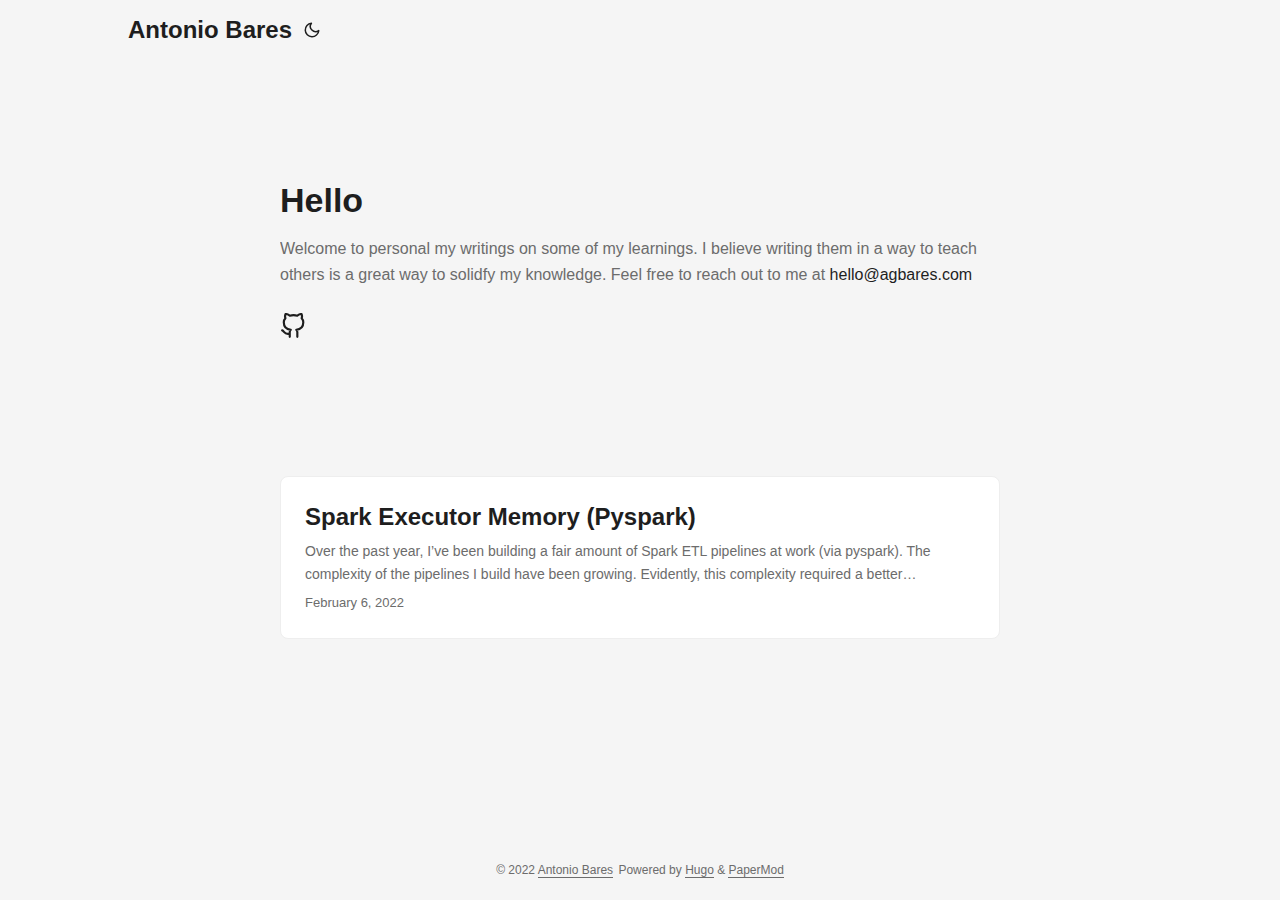
<file: index.html>
<!DOCTYPE html>
<html lang="en" dir="auto">

<head><meta charset="utf-8">
<meta http-equiv="X-UA-Compatible" content="IE=edge">
<meta name="viewport" content="width=device-width, initial-scale=1, shrink-to-fit=no">
<meta name="robots" content="index, follow">
<title>Antonio Bares</title>

<meta name="description" content="">
<meta name="author" content="">
<link rel="canonical" href="https://agbares.com/" />
<link crossorigin="anonymous" href="/assets/css/stylesheet.min.c88963fe2d79462000fd0fb1b3737783c32855d340583e4523343f8735c787f0.css" integrity="sha256-yIlj/i15RiAA/Q&#43;xs3N3g8MoVdNAWD5FIzQ/hzXHh/A=" rel="preload stylesheet" as="style">
<link rel="icon" href="https://agbares.com/favicon.ico">
<link rel="icon" type="image/png" sizes="16x16" href="https://agbares.com/favicon-16x16.png">
<link rel="icon" type="image/png" sizes="32x32" href="https://agbares.com/favicon-32x32.png">
<link rel="apple-touch-icon" href="https://agbares.com/apple-touch-icon.png">
<link rel="mask-icon" href="https://agbares.com/safari-pinned-tab.svg">
<meta name="theme-color" content="#2e2e33">
<meta name="msapplication-TileColor" content="#2e2e33">
<meta name="generator" content="Hugo 0.92.1" />
<link rel="alternate" type="application/rss+xml" href="https://agbares.com/index.xml">
<noscript>
    <style>
        #theme-toggle,
        .top-link {
            display: none;
        }

    </style>
    <style>
        @media (prefers-color-scheme: dark) {
            :root {
                --theme: rgb(29, 30, 32);
                --entry: rgb(46, 46, 51);
                --primary: rgb(218, 218, 219);
                --secondary: rgb(155, 156, 157);
                --tertiary: rgb(65, 66, 68);
                --content: rgb(196, 196, 197);
                --hljs-bg: rgb(46, 46, 51);
                --code-bg: rgb(55, 56, 62);
                --border: rgb(51, 51, 51);
            }

            .list {
                background: var(--theme);
            }

            .list:not(.dark)::-webkit-scrollbar-track {
                background: 0 0;
            }

            .list:not(.dark)::-webkit-scrollbar-thumb {
                border-color: var(--theme);
            }
        }

    </style>
</noscript><meta property="og:title" content="Antonio Bares" />
<meta property="og:description" content="" />
<meta property="og:type" content="website" />
<meta property="og:url" content="https://agbares.com/" />

<meta name="twitter:card" content="summary"/>
<meta name="twitter:title" content="Antonio Bares"/>
<meta name="twitter:description" content=""/>

<script type="application/ld+json">
{
  "@context": "https://schema.org",
  "@type": "Organization",
  "name": "Antonio Bares",
  "url": "https://agbares.com",
  "description": "",
  "thumbnailUrl": "https://agbares.com/favicon.ico",
  "sameAs": [
      "https://github.com/agbares"
  ]
}
</script>
</head>

<body class="list" id="top">
<script>
    if (localStorage.getItem("pref-theme") === "dark") {
        document.body.classList.add('dark');
    } else if (localStorage.getItem("pref-theme") === "light") {
        document.body.classList.remove('dark')
    } else if (window.matchMedia('(prefers-color-scheme: dark)').matches) {
        document.body.classList.add('dark');
    }

</script>

<header class="header">
    <nav class="nav">
        <div class="logo">
            <a href="https://agbares.com" accesskey="h" title="Antonio Bares (Alt + H)">Antonio Bares</a>
            <span class="logo-switches">
                <button id="theme-toggle" accesskey="t" title="(Alt + T)">
                    <svg id="moon" xmlns="http://www.w3.org/2000/svg" width="24" height="24" viewBox="0 0 24 24"
                        fill="none" stroke="currentColor" stroke-width="2" stroke-linecap="round"
                        stroke-linejoin="round">
                        <path d="M21 12.79A9 9 0 1 1 11.21 3 7 7 0 0 0 21 12.79z"></path>
                    </svg>
                    <svg id="sun" xmlns="http://www.w3.org/2000/svg" width="24" height="24" viewBox="0 0 24 24"
                        fill="none" stroke="currentColor" stroke-width="2" stroke-linecap="round"
                        stroke-linejoin="round">
                        <circle cx="12" cy="12" r="5"></circle>
                        <line x1="12" y1="1" x2="12" y2="3"></line>
                        <line x1="12" y1="21" x2="12" y2="23"></line>
                        <line x1="4.22" y1="4.22" x2="5.64" y2="5.64"></line>
                        <line x1="18.36" y1="18.36" x2="19.78" y2="19.78"></line>
                        <line x1="1" y1="12" x2="3" y2="12"></line>
                        <line x1="21" y1="12" x2="23" y2="12"></line>
                        <line x1="4.22" y1="19.78" x2="5.64" y2="18.36"></line>
                        <line x1="18.36" y1="5.64" x2="19.78" y2="4.22"></line>
                    </svg>
                </button>
            </span>
        </div>
        <ul id="menu">
        </ul>
    </nav>
</header>
<main class="main"> 
<article class="first-entry home-info">
    <header class="entry-header">
        <h1>Hello</h1>
    </header>
    <section class="entry-content">
        <p>Welcome to personal my writings on some of my learnings. I believe writing them in a way to teach others is a great way to solidfy my knowledge. Feel free to reach out to me at <a href="mailto:hello@agbares.com">hello@agbares.com</a></p>
    </section>
    <footer class="entry-footer">
        <div class="social-icons">
    <a href="https://github.com/agbares" target="_blank" rel="noopener noreferrer me" title="Github">
        <svg xmlns="http://www.w3.org/2000/svg" viewBox="0 0 24 24" fill="none" stroke="currentColor" stroke-width="2"
    stroke-linecap="round" stroke-linejoin="round">
    <path
        d="M9 19c-5 1.5-5-2.5-7-3m14 6v-3.87a3.37 3.37 0 0 0-.94-2.61c3.14-.35 6.44-1.54 6.44-7A5.44 5.44 0 0 0 20 4.77 5.07 5.07 0 0 0 19.91 1S18.73.65 16 2.48a13.38 13.38 0 0 0-7 0C6.27.65 5.09 1 5.09 1A5.07 5.07 0 0 0 5 4.77a5.44 5.44 0 0 0-1.5 3.78c0 5.42 3.3 6.61 6.44 7A3.37 3.37 0 0 0 9 18.13V22">
    </path>
</svg>
    </a>
</div>

    </footer>
</article>

<article class="post-entry"> 
  <header class="entry-header">
    <h2>Spark Executor Memory (Pyspark)
    </h2>
  </header>
  <section class="entry-content">
    <p>Over the past year, I’ve been building a fair amount of Spark ETL pipelines at work (via pyspark). The complexity of the pipelines I build have been growing. Evidently, this complexity required a better understanding in Spark’s inner workings.
After a lot of reading, youtube videos, and docs, I think I have a beter grasp on Spark’s memory model. A lot of the information online can be quite confusing. And frankly, incorrect or out of date....</p>
  </section>
  <footer class="entry-footer"><span title='2022-02-06 17:35:01 -0800 PST'>February 6, 2022</span></footer>
  <a class="entry-link" aria-label="post link to Spark Executor Memory (Pyspark)" href="https://agbares.com/blog/spark-executor-memory/"></a>
</article>
    </main>
    
<footer class="footer">
    <span>&copy; 2022 <a href="https://agbares.com">Antonio Bares</a></span>
    <span>
        Powered by
        <a href="https://gohugo.io/" rel="noopener noreferrer" target="_blank">Hugo</a> &
        <a href="https://git.io/hugopapermod" rel="noopener" target="_blank">PaperMod</a>
    </span>
</footer>
<a href="#top" aria-label="go to top" title="Go to Top (Alt + G)" class="top-link" id="top-link" accesskey="g">
    <svg xmlns="http://www.w3.org/2000/svg" viewBox="0 0 12 6" fill="currentColor">
        <path d="M12 6H0l6-6z" />
    </svg>
</a>

<script>
    let menu = document.getElementById('menu')
    if (menu) {
        menu.scrollLeft = localStorage.getItem("menu-scroll-position");
        menu.onscroll = function () {
            localStorage.setItem("menu-scroll-position", menu.scrollLeft);
        }
    }

    document.querySelectorAll('a[href^="#"]').forEach(anchor => {
        anchor.addEventListener("click", function (e) {
            e.preventDefault();
            var id = this.getAttribute("href").substr(1);
            if (!window.matchMedia('(prefers-reduced-motion: reduce)').matches) {
                document.querySelector(`[id='${decodeURIComponent(id)}']`).scrollIntoView({
                    behavior: "smooth"
                });
            } else {
                document.querySelector(`[id='${decodeURIComponent(id)}']`).scrollIntoView();
            }
            if (id === "top") {
                history.replaceState(null, null, " ");
            } else {
                history.pushState(null, null, `#${id}`);
            }
        });
    });

</script>
<script>
    var mybutton = document.getElementById("top-link");
    window.onscroll = function () {
        if (document.body.scrollTop > 800 || document.documentElement.scrollTop > 800) {
            mybutton.style.visibility = "visible";
            mybutton.style.opacity = "1";
        } else {
            mybutton.style.visibility = "hidden";
            mybutton.style.opacity = "0";
        }
    };

</script>
<script>
    document.getElementById("theme-toggle").addEventListener("click", () => {
        if (document.body.className.includes("dark")) {
            document.body.classList.remove('dark');
            localStorage.setItem("pref-theme", 'light');
        } else {
            document.body.classList.add('dark');
            localStorage.setItem("pref-theme", 'dark');
        }
    })

</script>
</body>

</html>
</file>
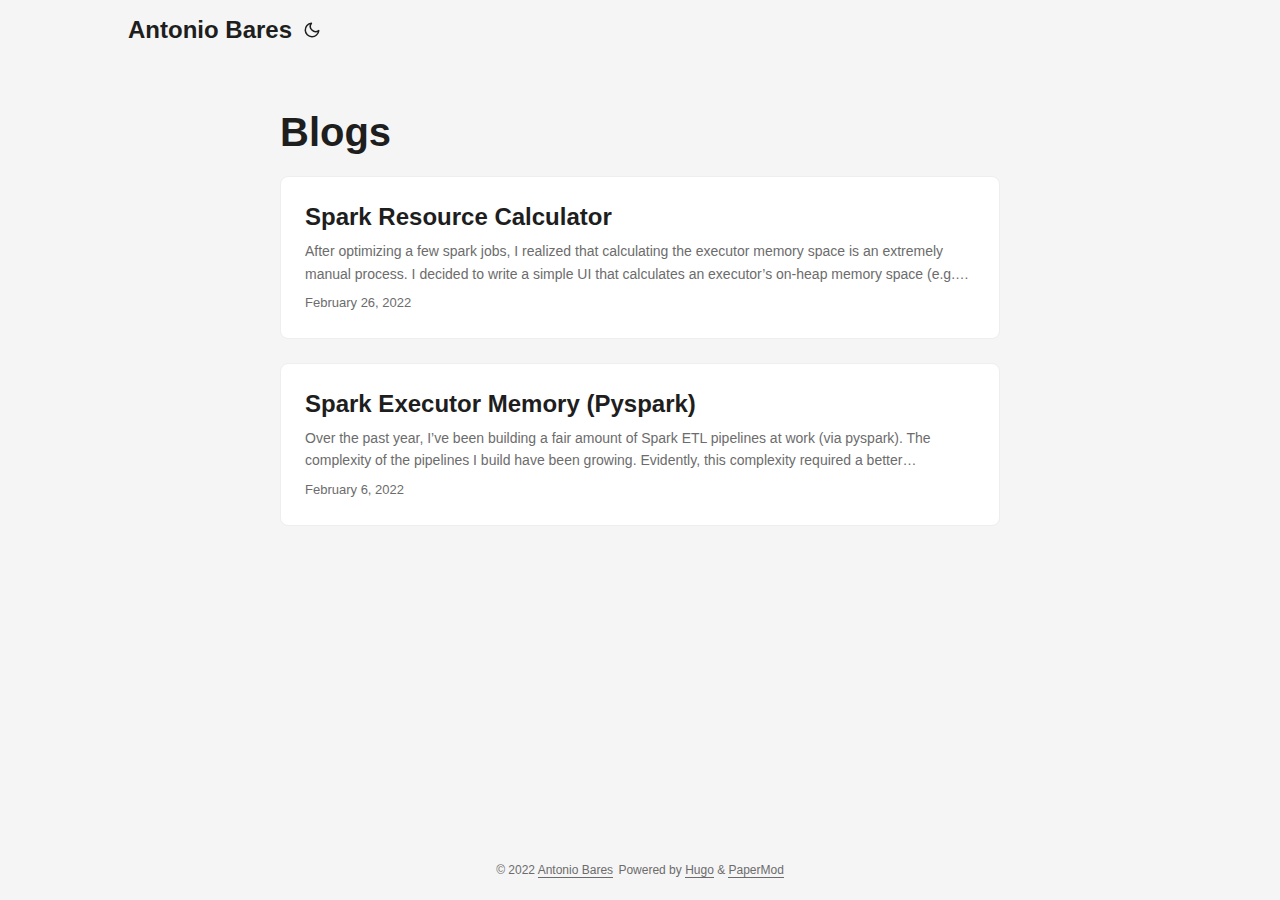
<file: blog/index.html>
<!DOCTYPE html>
<html lang="en" dir="auto">

<head><meta charset="utf-8">
<meta http-equiv="X-UA-Compatible" content="IE=edge">
<meta name="viewport" content="width=device-width, initial-scale=1, shrink-to-fit=no">
<meta name="robots" content="index, follow">
<title>Blogs | Antonio Bares</title>
<meta name="keywords" content="" />
<meta name="description" content="Blogs - Antonio Bares">
<meta name="author" content="">
<link rel="canonical" href="https://agbares.com/blog/" />
<link crossorigin="anonymous" href="/assets/css/stylesheet.min.c88963fe2d79462000fd0fb1b3737783c32855d340583e4523343f8735c787f0.css" integrity="sha256-yIlj/i15RiAA/Q&#43;xs3N3g8MoVdNAWD5FIzQ/hzXHh/A=" rel="preload stylesheet" as="style">
<link rel="icon" href="https://agbares.com/favicon.ico">
<link rel="icon" type="image/png" sizes="16x16" href="https://agbares.com/favicon-16x16.png">
<link rel="icon" type="image/png" sizes="32x32" href="https://agbares.com/favicon-32x32.png">
<link rel="apple-touch-icon" href="https://agbares.com/apple-touch-icon.png">
<link rel="mask-icon" href="https://agbares.com/safari-pinned-tab.svg">
<meta name="theme-color" content="#2e2e33">
<meta name="msapplication-TileColor" content="#2e2e33">
<meta name="generator" content="Hugo 0.92.1" />
<link rel="alternate" type="application/rss+xml" href="https://agbares.com/blog/index.xml">
<noscript>
    <style>
        #theme-toggle,
        .top-link {
            display: none;
        }

    </style>
    <style>
        @media (prefers-color-scheme: dark) {
            :root {
                --theme: rgb(29, 30, 32);
                --entry: rgb(46, 46, 51);
                --primary: rgb(218, 218, 219);
                --secondary: rgb(155, 156, 157);
                --tertiary: rgb(65, 66, 68);
                --content: rgb(196, 196, 197);
                --hljs-bg: rgb(46, 46, 51);
                --code-bg: rgb(55, 56, 62);
                --border: rgb(51, 51, 51);
            }

            .list {
                background: var(--theme);
            }

            .list:not(.dark)::-webkit-scrollbar-track {
                background: 0 0;
            }

            .list:not(.dark)::-webkit-scrollbar-thumb {
                border-color: var(--theme);
            }
        }

    </style>
</noscript><meta property="og:title" content="Blogs" />
<meta property="og:description" content="" />
<meta property="og:type" content="website" />
<meta property="og:url" content="https://agbares.com/blog/" />

<meta name="twitter:card" content="summary"/>
<meta name="twitter:title" content="Blogs"/>
<meta name="twitter:description" content=""/>


<script type="application/ld+json">
{
  "@context": "https://schema.org",
  "@type": "BreadcrumbList",
  "itemListElement": [, 
    {
      "@type": "ListItem",
      "position":  2 ,
      "name": "Blogs",
      "item": "https://agbares.com/blog/"
    }
  ]
}
</script>
</head>

<body class="list" id="top">
<script>
    if (localStorage.getItem("pref-theme") === "dark") {
        document.body.classList.add('dark');
    } else if (localStorage.getItem("pref-theme") === "light") {
        document.body.classList.remove('dark')
    } else if (window.matchMedia('(prefers-color-scheme: dark)').matches) {
        document.body.classList.add('dark');
    }

</script>

<header class="header">
    <nav class="nav">
        <div class="logo">
            <a href="https://agbares.com" accesskey="h" title="Antonio Bares (Alt + H)">Antonio Bares</a>
            <span class="logo-switches">
                <button id="theme-toggle" accesskey="t" title="(Alt + T)">
                    <svg id="moon" xmlns="http://www.w3.org/2000/svg" width="24" height="24" viewBox="0 0 24 24"
                        fill="none" stroke="currentColor" stroke-width="2" stroke-linecap="round"
                        stroke-linejoin="round">
                        <path d="M21 12.79A9 9 0 1 1 11.21 3 7 7 0 0 0 21 12.79z"></path>
                    </svg>
                    <svg id="sun" xmlns="http://www.w3.org/2000/svg" width="24" height="24" viewBox="0 0 24 24"
                        fill="none" stroke="currentColor" stroke-width="2" stroke-linecap="round"
                        stroke-linejoin="round">
                        <circle cx="12" cy="12" r="5"></circle>
                        <line x1="12" y1="1" x2="12" y2="3"></line>
                        <line x1="12" y1="21" x2="12" y2="23"></line>
                        <line x1="4.22" y1="4.22" x2="5.64" y2="5.64"></line>
                        <line x1="18.36" y1="18.36" x2="19.78" y2="19.78"></line>
                        <line x1="1" y1="12" x2="3" y2="12"></line>
                        <line x1="21" y1="12" x2="23" y2="12"></line>
                        <line x1="4.22" y1="19.78" x2="5.64" y2="18.36"></line>
                        <line x1="18.36" y1="5.64" x2="19.78" y2="4.22"></line>
                    </svg>
                </button>
            </span>
        </div>
        <ul id="menu">
        </ul>
    </nav>
</header>
<main class="main"> 
<header class="page-header">
  <h1>Blogs</h1>
</header>

<article class="post-entry"> 
  <header class="entry-header">
    <h2>Spark Resource Calculator
    </h2>
  </header>
  <section class="entry-content">
    <p>After optimizing a few spark jobs, I realized that calculating the executor memory space is an extremely manual process.
I decided to write a simple UI that calculates an executor’s on-heap memory space (e.g. spark/executor/storage memory). I might extend this in the future to also include the executor container’s entire memory space (e.g. executor memory, overhead, and off-heap).
You can find the calculator by heading to agbares.com/spark-resource-calculator-ui</p>
  </section>
  <footer class="entry-footer"><span title='2022-02-26 22:53:30 -0800 PST'>February 26, 2022</span></footer>
  <a class="entry-link" aria-label="post link to Spark Resource Calculator" href="https://agbares.com/blog/spark-resource-calculator/"></a>
</article>

<article class="post-entry"> 
  <header class="entry-header">
    <h2>Spark Executor Memory (Pyspark)
    </h2>
  </header>
  <section class="entry-content">
    <p>Over the past year, I’ve been building a fair amount of Spark ETL pipelines at work (via pyspark). The complexity of the pipelines I build have been growing. Evidently, this complexity required a better understanding in Spark’s inner workings.
After a lot of reading, youtube videos, and docs, I think I have a beter grasp on Spark’s memory model. A lot of the information online can be quite confusing. And frankly, incorrect or out of date....</p>
  </section>
  <footer class="entry-footer"><span title='2022-02-06 17:35:01 -0800 PST'>February 6, 2022</span></footer>
  <a class="entry-link" aria-label="post link to Spark Executor Memory (Pyspark)" href="https://agbares.com/blog/spark-executor-memory/"></a>
</article>
    </main>
    
<footer class="footer">
    <span>&copy; 2022 <a href="https://agbares.com">Antonio Bares</a></span>
    <span>
        Powered by
        <a href="https://gohugo.io/" rel="noopener noreferrer" target="_blank">Hugo</a> &
        <a href="https://git.io/hugopapermod" rel="noopener" target="_blank">PaperMod</a>
    </span>
</footer>
<a href="#top" aria-label="go to top" title="Go to Top (Alt + G)" class="top-link" id="top-link" accesskey="g">
    <svg xmlns="http://www.w3.org/2000/svg" viewBox="0 0 12 6" fill="currentColor">
        <path d="M12 6H0l6-6z" />
    </svg>
</a>

<script>
    let menu = document.getElementById('menu')
    if (menu) {
        menu.scrollLeft = localStorage.getItem("menu-scroll-position");
        menu.onscroll = function () {
            localStorage.setItem("menu-scroll-position", menu.scrollLeft);
        }
    }

    document.querySelectorAll('a[href^="#"]').forEach(anchor => {
        anchor.addEventListener("click", function (e) {
            e.preventDefault();
            var id = this.getAttribute("href").substr(1);
            if (!window.matchMedia('(prefers-reduced-motion: reduce)').matches) {
                document.querySelector(`[id='${decodeURIComponent(id)}']`).scrollIntoView({
                    behavior: "smooth"
                });
            } else {
                document.querySelector(`[id='${decodeURIComponent(id)}']`).scrollIntoView();
            }
            if (id === "top") {
                history.replaceState(null, null, " ");
            } else {
                history.pushState(null, null, `#${id}`);
            }
        });
    });

</script>
<script>
    var mybutton = document.getElementById("top-link");
    window.onscroll = function () {
        if (document.body.scrollTop > 800 || document.documentElement.scrollTop > 800) {
            mybutton.style.visibility = "visible";
            mybutton.style.opacity = "1";
        } else {
            mybutton.style.visibility = "hidden";
            mybutton.style.opacity = "0";
        }
    };

</script>
<script>
    document.getElementById("theme-toggle").addEventListener("click", () => {
        if (document.body.className.includes("dark")) {
            document.body.classList.remove('dark');
            localStorage.setItem("pref-theme", 'light');
        } else {
            document.body.classList.add('dark');
            localStorage.setItem("pref-theme", 'dark');
        }
    })

</script>
</body>

</html>
</file>
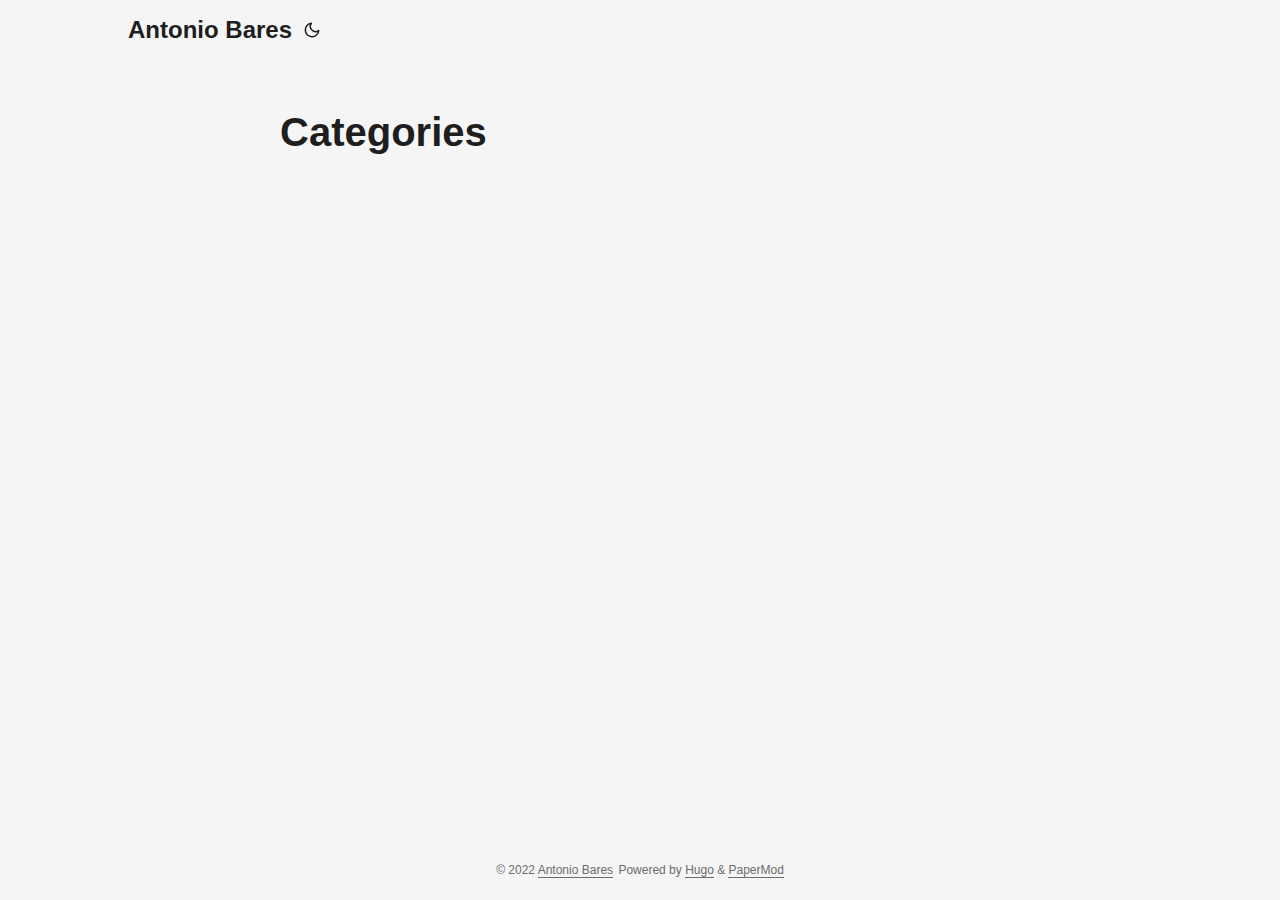
<file: categories/index.html>
<!DOCTYPE html>
<html lang="en" dir="auto">

<head><meta charset="utf-8">
<meta http-equiv="X-UA-Compatible" content="IE=edge">
<meta name="viewport" content="width=device-width, initial-scale=1, shrink-to-fit=no">
<meta name="robots" content="index, follow">
<title>Categories | Antonio Bares</title>
<meta name="keywords" content="" />
<meta name="description" content="">
<meta name="author" content="">
<link rel="canonical" href="https://agbares.com/categories/" />
<link crossorigin="anonymous" href="/assets/css/stylesheet.min.c88963fe2d79462000fd0fb1b3737783c32855d340583e4523343f8735c787f0.css" integrity="sha256-yIlj/i15RiAA/Q&#43;xs3N3g8MoVdNAWD5FIzQ/hzXHh/A=" rel="preload stylesheet" as="style">
<link rel="icon" href="https://agbares.com/favicon.ico">
<link rel="icon" type="image/png" sizes="16x16" href="https://agbares.com/favicon-16x16.png">
<link rel="icon" type="image/png" sizes="32x32" href="https://agbares.com/favicon-32x32.png">
<link rel="apple-touch-icon" href="https://agbares.com/apple-touch-icon.png">
<link rel="mask-icon" href="https://agbares.com/safari-pinned-tab.svg">
<meta name="theme-color" content="#2e2e33">
<meta name="msapplication-TileColor" content="#2e2e33">
<meta name="generator" content="Hugo 0.92.1" />
<link rel="alternate" type="application/rss+xml" href="https://agbares.com/categories/index.xml">
<noscript>
    <style>
        #theme-toggle,
        .top-link {
            display: none;
        }

    </style>
    <style>
        @media (prefers-color-scheme: dark) {
            :root {
                --theme: rgb(29, 30, 32);
                --entry: rgb(46, 46, 51);
                --primary: rgb(218, 218, 219);
                --secondary: rgb(155, 156, 157);
                --tertiary: rgb(65, 66, 68);
                --content: rgb(196, 196, 197);
                --hljs-bg: rgb(46, 46, 51);
                --code-bg: rgb(55, 56, 62);
                --border: rgb(51, 51, 51);
            }

            .list {
                background: var(--theme);
            }

            .list:not(.dark)::-webkit-scrollbar-track {
                background: 0 0;
            }

            .list:not(.dark)::-webkit-scrollbar-thumb {
                border-color: var(--theme);
            }
        }

    </style>
</noscript><meta property="og:title" content="Categories" />
<meta property="og:description" content="" />
<meta property="og:type" content="website" />
<meta property="og:url" content="https://agbares.com/categories/" />

<meta name="twitter:card" content="summary"/>
<meta name="twitter:title" content="Categories"/>
<meta name="twitter:description" content=""/>

</head>

<body class="list" id="top">
<script>
    if (localStorage.getItem("pref-theme") === "dark") {
        document.body.classList.add('dark');
    } else if (localStorage.getItem("pref-theme") === "light") {
        document.body.classList.remove('dark')
    } else if (window.matchMedia('(prefers-color-scheme: dark)').matches) {
        document.body.classList.add('dark');
    }

</script>

<header class="header">
    <nav class="nav">
        <div class="logo">
            <a href="https://agbares.com" accesskey="h" title="Antonio Bares (Alt + H)">Antonio Bares</a>
            <span class="logo-switches">
                <button id="theme-toggle" accesskey="t" title="(Alt + T)">
                    <svg id="moon" xmlns="http://www.w3.org/2000/svg" width="24" height="24" viewBox="0 0 24 24"
                        fill="none" stroke="currentColor" stroke-width="2" stroke-linecap="round"
                        stroke-linejoin="round">
                        <path d="M21 12.79A9 9 0 1 1 11.21 3 7 7 0 0 0 21 12.79z"></path>
                    </svg>
                    <svg id="sun" xmlns="http://www.w3.org/2000/svg" width="24" height="24" viewBox="0 0 24 24"
                        fill="none" stroke="currentColor" stroke-width="2" stroke-linecap="round"
                        stroke-linejoin="round">
                        <circle cx="12" cy="12" r="5"></circle>
                        <line x1="12" y1="1" x2="12" y2="3"></line>
                        <line x1="12" y1="21" x2="12" y2="23"></line>
                        <line x1="4.22" y1="4.22" x2="5.64" y2="5.64"></line>
                        <line x1="18.36" y1="18.36" x2="19.78" y2="19.78"></line>
                        <line x1="1" y1="12" x2="3" y2="12"></line>
                        <line x1="21" y1="12" x2="23" y2="12"></line>
                        <line x1="4.22" y1="19.78" x2="5.64" y2="18.36"></line>
                        <line x1="18.36" y1="5.64" x2="19.78" y2="4.22"></line>
                    </svg>
                </button>
            </span>
        </div>
        <ul id="menu">
        </ul>
    </nav>
</header>
<main class="main">
<header class="page-header">
    <h1>Categories</h1>
</header>

<ul class="terms-tags">
</ul>
    </main>
    
<footer class="footer">
    <span>&copy; 2022 <a href="https://agbares.com">Antonio Bares</a></span>
    <span>
        Powered by
        <a href="https://gohugo.io/" rel="noopener noreferrer" target="_blank">Hugo</a> &
        <a href="https://git.io/hugopapermod" rel="noopener" target="_blank">PaperMod</a>
    </span>
</footer>
<a href="#top" aria-label="go to top" title="Go to Top (Alt + G)" class="top-link" id="top-link" accesskey="g">
    <svg xmlns="http://www.w3.org/2000/svg" viewBox="0 0 12 6" fill="currentColor">
        <path d="M12 6H0l6-6z" />
    </svg>
</a>

<script>
    let menu = document.getElementById('menu')
    if (menu) {
        menu.scrollLeft = localStorage.getItem("menu-scroll-position");
        menu.onscroll = function () {
            localStorage.setItem("menu-scroll-position", menu.scrollLeft);
        }
    }

    document.querySelectorAll('a[href^="#"]').forEach(anchor => {
        anchor.addEventListener("click", function (e) {
            e.preventDefault();
            var id = this.getAttribute("href").substr(1);
            if (!window.matchMedia('(prefers-reduced-motion: reduce)').matches) {
                document.querySelector(`[id='${decodeURIComponent(id)}']`).scrollIntoView({
                    behavior: "smooth"
                });
            } else {
                document.querySelector(`[id='${decodeURIComponent(id)}']`).scrollIntoView();
            }
            if (id === "top") {
                history.replaceState(null, null, " ");
            } else {
                history.pushState(null, null, `#${id}`);
            }
        });
    });

</script>
<script>
    var mybutton = document.getElementById("top-link");
    window.onscroll = function () {
        if (document.body.scrollTop > 800 || document.documentElement.scrollTop > 800) {
            mybutton.style.visibility = "visible";
            mybutton.style.opacity = "1";
        } else {
            mybutton.style.visibility = "hidden";
            mybutton.style.opacity = "0";
        }
    };

</script>
<script>
    document.getElementById("theme-toggle").addEventListener("click", () => {
        if (document.body.className.includes("dark")) {
            document.body.classList.remove('dark');
            localStorage.setItem("pref-theme", 'light');
        } else {
            document.body.classList.add('dark');
            localStorage.setItem("pref-theme", 'dark');
        }
    })

</script>
</body>

</html>
</file>
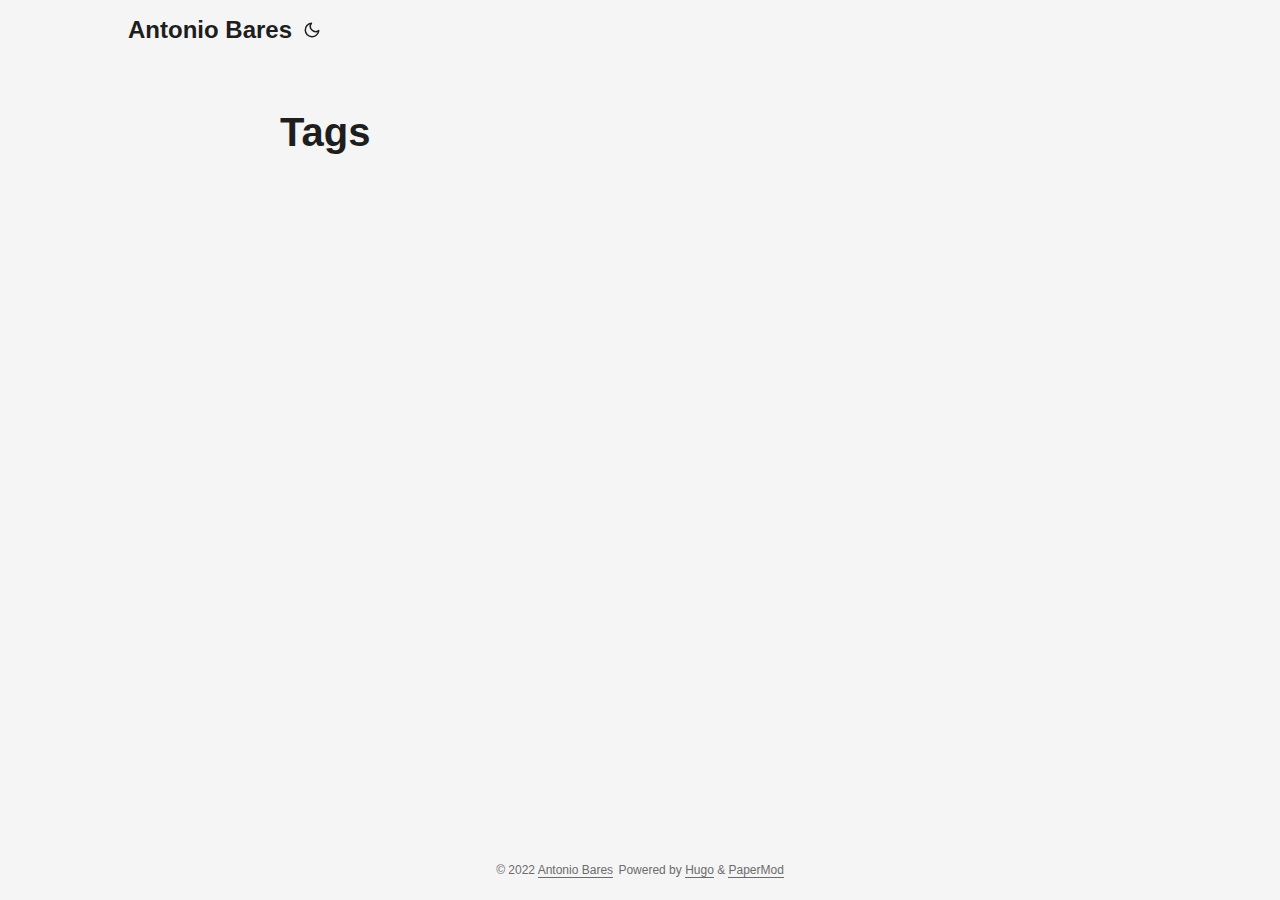
<file: tags/index.html>
<!DOCTYPE html>
<html lang="en" dir="auto">

<head><meta charset="utf-8">
<meta http-equiv="X-UA-Compatible" content="IE=edge">
<meta name="viewport" content="width=device-width, initial-scale=1, shrink-to-fit=no">
<meta name="robots" content="index, follow">
<title>Tags | Antonio Bares</title>
<meta name="keywords" content="" />
<meta name="description" content="">
<meta name="author" content="">
<link rel="canonical" href="https://agbares.com/tags/" />
<link crossorigin="anonymous" href="/assets/css/stylesheet.min.c88963fe2d79462000fd0fb1b3737783c32855d340583e4523343f8735c787f0.css" integrity="sha256-yIlj/i15RiAA/Q&#43;xs3N3g8MoVdNAWD5FIzQ/hzXHh/A=" rel="preload stylesheet" as="style">
<link rel="icon" href="https://agbares.com/favicon.ico">
<link rel="icon" type="image/png" sizes="16x16" href="https://agbares.com/favicon-16x16.png">
<link rel="icon" type="image/png" sizes="32x32" href="https://agbares.com/favicon-32x32.png">
<link rel="apple-touch-icon" href="https://agbares.com/apple-touch-icon.png">
<link rel="mask-icon" href="https://agbares.com/safari-pinned-tab.svg">
<meta name="theme-color" content="#2e2e33">
<meta name="msapplication-TileColor" content="#2e2e33">
<meta name="generator" content="Hugo 0.92.1" />
<link rel="alternate" type="application/rss+xml" href="https://agbares.com/tags/index.xml">
<noscript>
    <style>
        #theme-toggle,
        .top-link {
            display: none;
        }

    </style>
    <style>
        @media (prefers-color-scheme: dark) {
            :root {
                --theme: rgb(29, 30, 32);
                --entry: rgb(46, 46, 51);
                --primary: rgb(218, 218, 219);
                --secondary: rgb(155, 156, 157);
                --tertiary: rgb(65, 66, 68);
                --content: rgb(196, 196, 197);
                --hljs-bg: rgb(46, 46, 51);
                --code-bg: rgb(55, 56, 62);
                --border: rgb(51, 51, 51);
            }

            .list {
                background: var(--theme);
            }

            .list:not(.dark)::-webkit-scrollbar-track {
                background: 0 0;
            }

            .list:not(.dark)::-webkit-scrollbar-thumb {
                border-color: var(--theme);
            }
        }

    </style>
</noscript><meta property="og:title" content="Tags" />
<meta property="og:description" content="" />
<meta property="og:type" content="website" />
<meta property="og:url" content="https://agbares.com/tags/" />

<meta name="twitter:card" content="summary"/>
<meta name="twitter:title" content="Tags"/>
<meta name="twitter:description" content=""/>

</head>

<body class="list" id="top">
<script>
    if (localStorage.getItem("pref-theme") === "dark") {
        document.body.classList.add('dark');
    } else if (localStorage.getItem("pref-theme") === "light") {
        document.body.classList.remove('dark')
    } else if (window.matchMedia('(prefers-color-scheme: dark)').matches) {
        document.body.classList.add('dark');
    }

</script>

<header class="header">
    <nav class="nav">
        <div class="logo">
            <a href="https://agbares.com" accesskey="h" title="Antonio Bares (Alt + H)">Antonio Bares</a>
            <span class="logo-switches">
                <button id="theme-toggle" accesskey="t" title="(Alt + T)">
                    <svg id="moon" xmlns="http://www.w3.org/2000/svg" width="24" height="24" viewBox="0 0 24 24"
                        fill="none" stroke="currentColor" stroke-width="2" stroke-linecap="round"
                        stroke-linejoin="round">
                        <path d="M21 12.79A9 9 0 1 1 11.21 3 7 7 0 0 0 21 12.79z"></path>
                    </svg>
                    <svg id="sun" xmlns="http://www.w3.org/2000/svg" width="24" height="24" viewBox="0 0 24 24"
                        fill="none" stroke="currentColor" stroke-width="2" stroke-linecap="round"
                        stroke-linejoin="round">
                        <circle cx="12" cy="12" r="5"></circle>
                        <line x1="12" y1="1" x2="12" y2="3"></line>
                        <line x1="12" y1="21" x2="12" y2="23"></line>
                        <line x1="4.22" y1="4.22" x2="5.64" y2="5.64"></line>
                        <line x1="18.36" y1="18.36" x2="19.78" y2="19.78"></line>
                        <line x1="1" y1="12" x2="3" y2="12"></line>
                        <line x1="21" y1="12" x2="23" y2="12"></line>
                        <line x1="4.22" y1="19.78" x2="5.64" y2="18.36"></line>
                        <line x1="18.36" y1="5.64" x2="19.78" y2="4.22"></line>
                    </svg>
                </button>
            </span>
        </div>
        <ul id="menu">
        </ul>
    </nav>
</header>
<main class="main">
<header class="page-header">
    <h1>Tags</h1>
</header>

<ul class="terms-tags">
</ul>
    </main>
    
<footer class="footer">
    <span>&copy; 2022 <a href="https://agbares.com">Antonio Bares</a></span>
    <span>
        Powered by
        <a href="https://gohugo.io/" rel="noopener noreferrer" target="_blank">Hugo</a> &
        <a href="https://git.io/hugopapermod" rel="noopener" target="_blank">PaperMod</a>
    </span>
</footer>
<a href="#top" aria-label="go to top" title="Go to Top (Alt + G)" class="top-link" id="top-link" accesskey="g">
    <svg xmlns="http://www.w3.org/2000/svg" viewBox="0 0 12 6" fill="currentColor">
        <path d="M12 6H0l6-6z" />
    </svg>
</a>

<script>
    let menu = document.getElementById('menu')
    if (menu) {
        menu.scrollLeft = localStorage.getItem("menu-scroll-position");
        menu.onscroll = function () {
            localStorage.setItem("menu-scroll-position", menu.scrollLeft);
        }
    }

    document.querySelectorAll('a[href^="#"]').forEach(anchor => {
        anchor.addEventListener("click", function (e) {
            e.preventDefault();
            var id = this.getAttribute("href").substr(1);
            if (!window.matchMedia('(prefers-reduced-motion: reduce)').matches) {
                document.querySelector(`[id='${decodeURIComponent(id)}']`).scrollIntoView({
                    behavior: "smooth"
                });
            } else {
                document.querySelector(`[id='${decodeURIComponent(id)}']`).scrollIntoView();
            }
            if (id === "top") {
                history.replaceState(null, null, " ");
            } else {
                history.pushState(null, null, `#${id}`);
            }
        });
    });

</script>
<script>
    var mybutton = document.getElementById("top-link");
    window.onscroll = function () {
        if (document.body.scrollTop > 800 || document.documentElement.scrollTop > 800) {
            mybutton.style.visibility = "visible";
            mybutton.style.opacity = "1";
        } else {
            mybutton.style.visibility = "hidden";
            mybutton.style.opacity = "0";
        }
    };

</script>
<script>
    document.getElementById("theme-toggle").addEventListener("click", () => {
        if (document.body.className.includes("dark")) {
            document.body.classList.remove('dark');
            localStorage.setItem("pref-theme", 'light');
        } else {
            document.body.classList.add('dark');
            localStorage.setItem("pref-theme", 'dark');
        }
    })

</script>
</body>

</html>
</file>
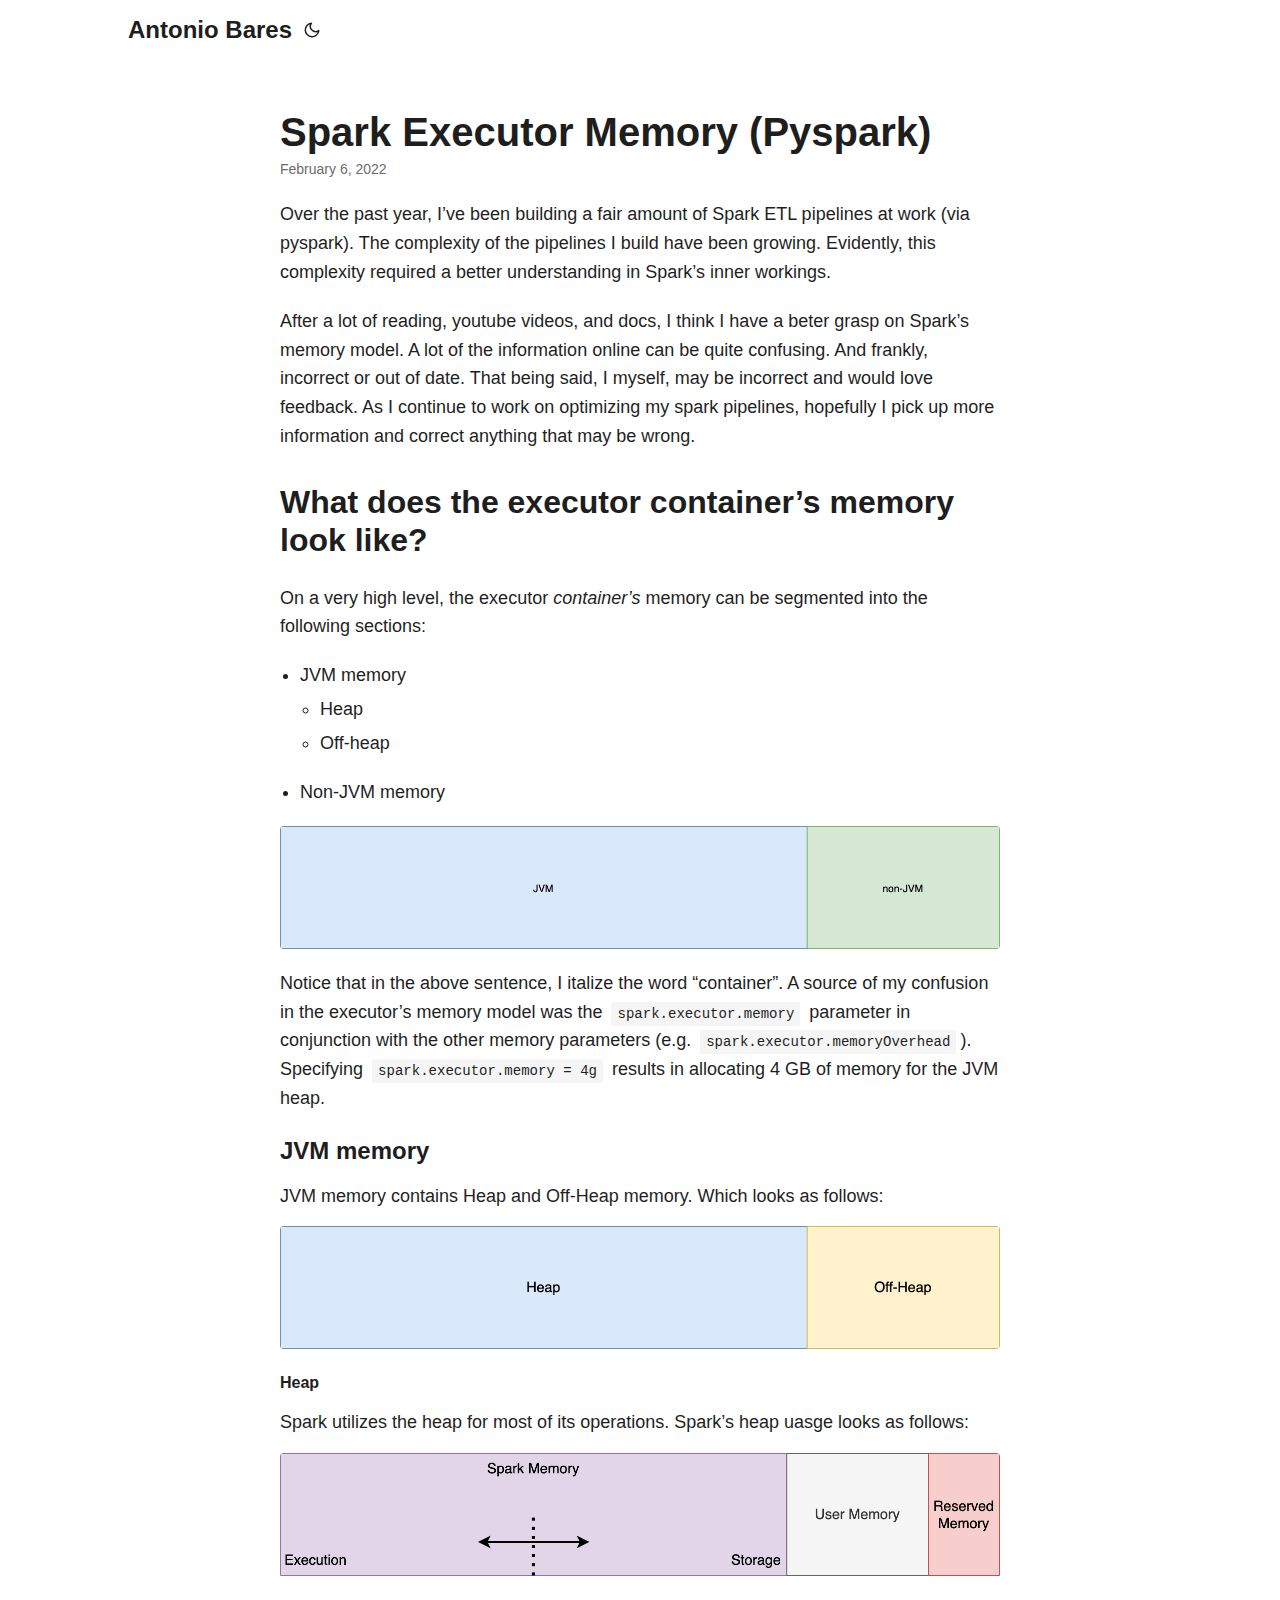
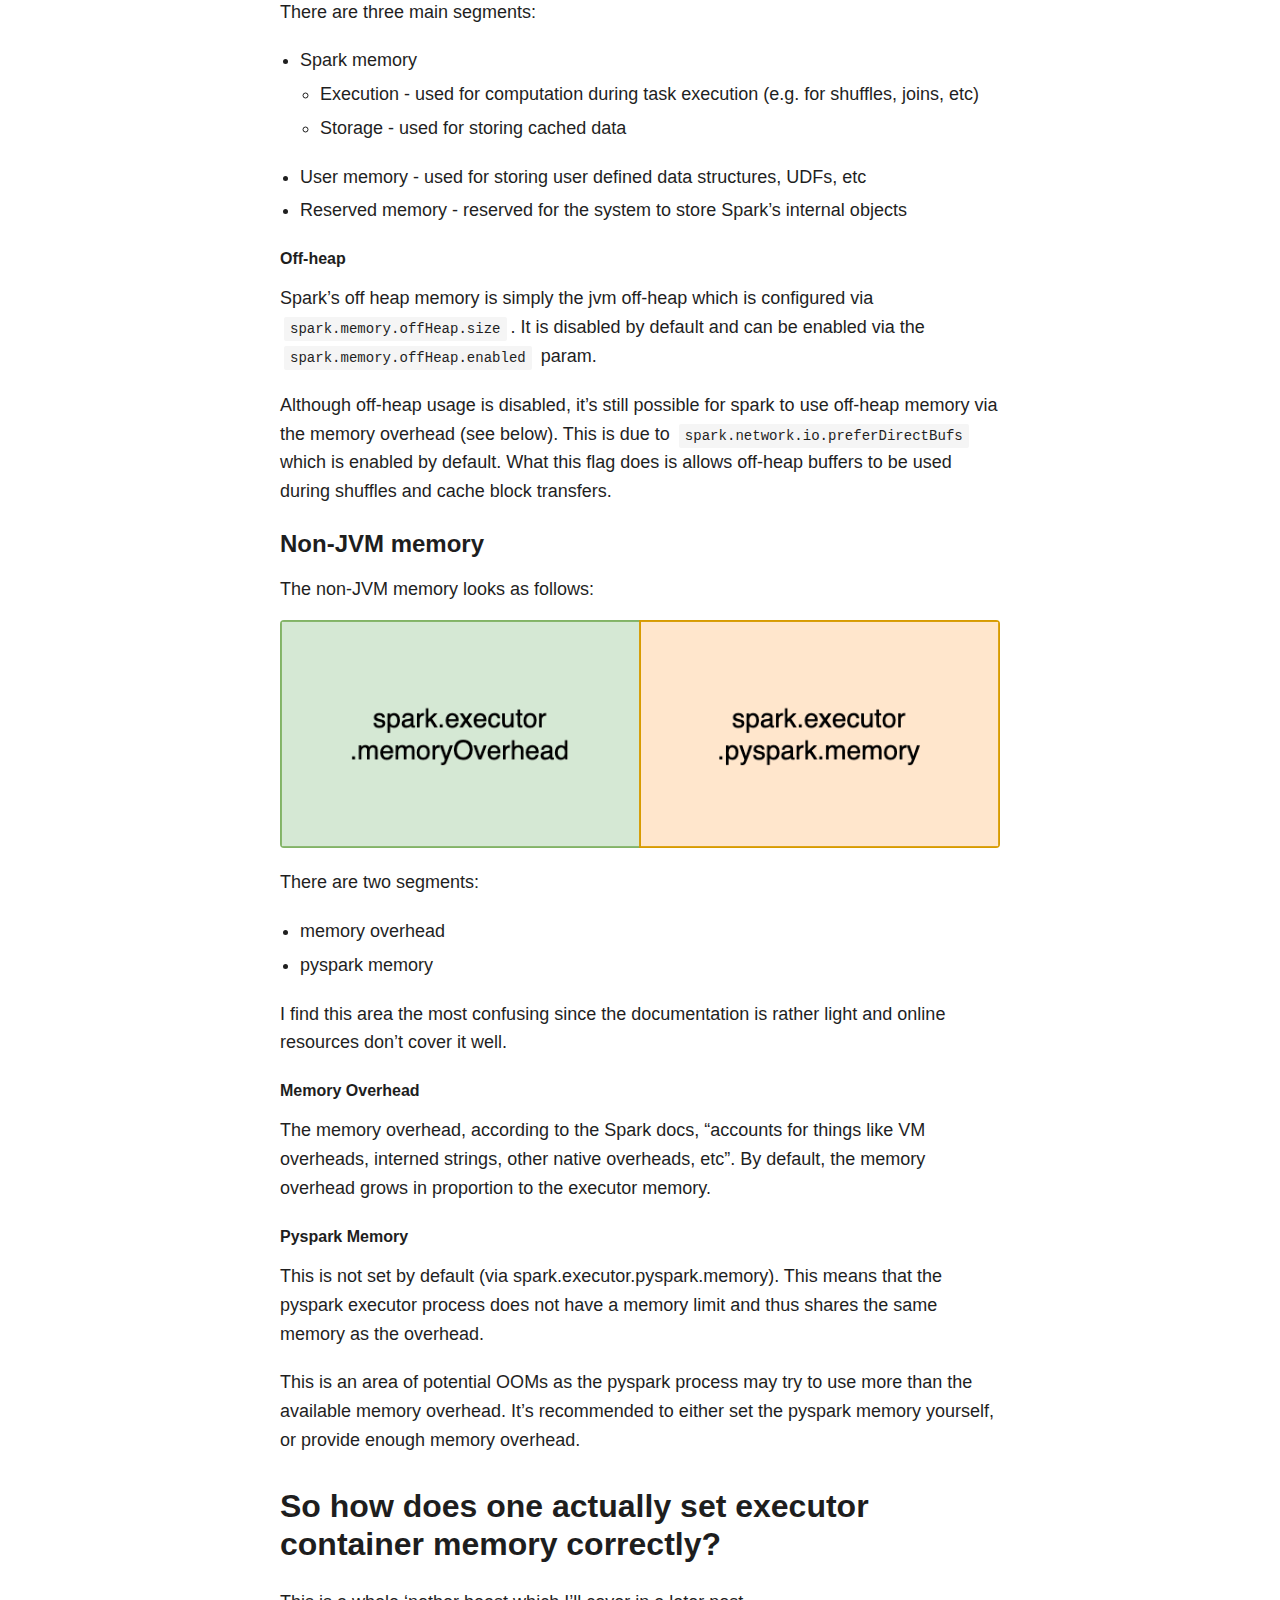
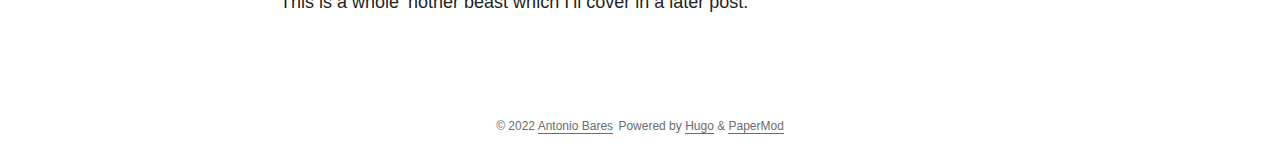
<file: blog/spark-executor-memory/index.html>
<!DOCTYPE html>
<html lang="en" dir="auto">

<head><meta charset="utf-8">
<meta http-equiv="X-UA-Compatible" content="IE=edge">
<meta name="viewport" content="width=device-width, initial-scale=1, shrink-to-fit=no">
<meta name="robots" content="index, follow">
<title>Spark Executor Memory (Pyspark) | Antonio Bares</title>
<meta name="keywords" content="" />
<meta name="description" content="Over the past year, I&rsquo;ve been building a fair amount of Spark ETL pipelines at work (via pyspark). The complexity of the pipelines I build have been growing. Evidently, this complexity required a better understanding in Spark&rsquo;s inner workings.
After a lot of reading, youtube videos, and docs, I think I have a beter grasp on Spark&rsquo;s memory model. A lot of the information online can be quite confusing. And frankly, incorrect or out of date.">
<meta name="author" content="">
<link rel="canonical" href="https://agbares.com/blog/spark-executor-memory/" />
<link crossorigin="anonymous" href="/assets/css/stylesheet.min.c88963fe2d79462000fd0fb1b3737783c32855d340583e4523343f8735c787f0.css" integrity="sha256-yIlj/i15RiAA/Q&#43;xs3N3g8MoVdNAWD5FIzQ/hzXHh/A=" rel="preload stylesheet" as="style">
<script defer crossorigin="anonymous" src="/assets/js/highlight.min.7680afc38aa6b15ddf158a4f3780b7b1f7dde7e91d26f073e6229bb7a0793c92.js" integrity="sha256-doCvw4qmsV3fFYpPN4C3sffd5&#43;kdJvBz5iKbt6B5PJI="
    onload="hljs.initHighlightingOnLoad();"></script>
<link rel="icon" href="https://agbares.com/favicon.ico">
<link rel="icon" type="image/png" sizes="16x16" href="https://agbares.com/favicon-16x16.png">
<link rel="icon" type="image/png" sizes="32x32" href="https://agbares.com/favicon-32x32.png">
<link rel="apple-touch-icon" href="https://agbares.com/apple-touch-icon.png">
<link rel="mask-icon" href="https://agbares.com/safari-pinned-tab.svg">
<meta name="theme-color" content="#2e2e33">
<meta name="msapplication-TileColor" content="#2e2e33">
<meta name="generator" content="Hugo 0.92.1" />
<noscript>
    <style>
        #theme-toggle,
        .top-link {
            display: none;
        }

    </style>
    <style>
        @media (prefers-color-scheme: dark) {
            :root {
                --theme: rgb(29, 30, 32);
                --entry: rgb(46, 46, 51);
                --primary: rgb(218, 218, 219);
                --secondary: rgb(155, 156, 157);
                --tertiary: rgb(65, 66, 68);
                --content: rgb(196, 196, 197);
                --hljs-bg: rgb(46, 46, 51);
                --code-bg: rgb(55, 56, 62);
                --border: rgb(51, 51, 51);
            }

            .list {
                background: var(--theme);
            }

            .list:not(.dark)::-webkit-scrollbar-track {
                background: 0 0;
            }

            .list:not(.dark)::-webkit-scrollbar-thumb {
                border-color: var(--theme);
            }
        }

    </style>
</noscript><meta property="og:title" content="Spark Executor Memory (Pyspark)" />
<meta property="og:description" content="Over the past year, I&rsquo;ve been building a fair amount of Spark ETL pipelines at work (via pyspark). The complexity of the pipelines I build have been growing. Evidently, this complexity required a better understanding in Spark&rsquo;s inner workings.
After a lot of reading, youtube videos, and docs, I think I have a beter grasp on Spark&rsquo;s memory model. A lot of the information online can be quite confusing. And frankly, incorrect or out of date." />
<meta property="og:type" content="article" />
<meta property="og:url" content="https://agbares.com/blog/spark-executor-memory/" /><meta property="article:section" content="blog" />
<meta property="article:published_time" content="2022-02-06T17:35:01-08:00" />
<meta property="article:modified_time" content="2022-02-06T17:35:01-08:00" />

<meta name="twitter:card" content="summary"/>
<meta name="twitter:title" content="Spark Executor Memory (Pyspark)"/>
<meta name="twitter:description" content="Over the past year, I&rsquo;ve been building a fair amount of Spark ETL pipelines at work (via pyspark). The complexity of the pipelines I build have been growing. Evidently, this complexity required a better understanding in Spark&rsquo;s inner workings.
After a lot of reading, youtube videos, and docs, I think I have a beter grasp on Spark&rsquo;s memory model. A lot of the information online can be quite confusing. And frankly, incorrect or out of date."/>


<script type="application/ld+json">
{
  "@context": "https://schema.org",
  "@type": "BreadcrumbList",
  "itemListElement": [, 
    {
      "@type": "ListItem",
      "position":  2 ,
      "name": "Blogs",
      "item": "https://agbares.com/blog/"
    }, 
    {
      "@type": "ListItem",
      "position":  3 ,
      "name": "Spark Executor Memory (Pyspark)",
      "item": "https://agbares.com/blog/spark-executor-memory/"
    }
  ]
}
</script>
<script type="application/ld+json">
{
  "@context": "https://schema.org",
  "@type": "BlogPosting",
  "headline": "Spark Executor Memory (Pyspark)",
  "name": "Spark Executor Memory (Pyspark)",
  "description": "Over the past year, I\u0026rsquo;ve been building a fair amount of Spark ETL pipelines at work (via pyspark). The complexity of the pipelines I build have been growing. Evidently, this complexity required a better understanding in Spark\u0026rsquo;s inner workings.\nAfter a lot of reading, youtube videos, and docs, I think I have a beter grasp on Spark\u0026rsquo;s memory model. A lot of the information online can be quite confusing. And frankly, incorrect or out of date.",
  "keywords": [
    
  ],
  "articleBody": "Over the past year, I’ve been building a fair amount of Spark ETL pipelines at work (via pyspark). The complexity of the pipelines I build have been growing. Evidently, this complexity required a better understanding in Spark’s inner workings.\nAfter a lot of reading, youtube videos, and docs, I think I have a beter grasp on Spark’s memory model. A lot of the information online can be quite confusing. And frankly, incorrect or out of date. That being said, I myself, may be incorrect and would love feedback. As I continue to work on optimizing my spark pipelines, hopefully I pick up more information and correct anything that may be wrong.\nWhat does the executor container’s memory look like? On a very high level, the executor container’s memory can be segmented into the following sections:\n JVM memory  Heap Off-heap   Non-JVM memory  Notice that in the above sentence, I italize the word “container”. A source of my confusion in the executor’s memory model was the spark.executor.memory parameter in conjunction with the other memory parameters (e.g. spark.executor.memoryOverhead). Specifying spark.executor.memory = 4g results in allocating 4 GB of memory for the JVM heap.\nJVM memory JVM memory contains Heap and Off-Heap memory. Which looks as follows: Heap Spark utilizes the heap for most of its operations. Spark’s heap uasge looks as follows: There are three main segments:\n Spark memory  Execution - used for computation during task execution (e.g. for shuffles, joins, etc) Storage - used for storing cached data   User memory - used for storing user defined data structures, UDFs, etc Reserved memory - reserved for the system to store Spark’s internal objects  Off-heap Spark’s off heap memory is simply the jvm off-heap which is configured via spark.memory.offHeap.size. It is disabled by default and can be enabled via the spark.memory.offHeap.enabled param.\nAlthough off-heap usage is disabled, it’s still possible for spark to use off-heap memory via the memory overhead (see below). This is due to spark.network.io.preferDirectBufs which is enabled by default. What this flag does is allows off-heap buffers to be used during shuffles and cache block transfers.\nNon-JVM memory The non-JVM memory looks as follows: There are two segments:\n memory overhead pyspark memory  I find this area the most confusing since the documentation is rather light and online resources don’t cover it well.\nMemory Overhead The memory overhead, according to the Spark docs, “accounts for things like VM overheads, interned strings, other native overheads, etc”. By default, the memory overhead grows in proportion to the executor memory.\nPyspark Memory This is not set by default (via spark.executor.pyspark.memory). This means that the pyspark executor process does not have a memory limit and thus shares the same memory as the overhead.\nThis is an area of potential OOMs as the pyspark process may try to use more than the available memory overhead. It’s recommended to either set the pyspark memory yourself, or provide enough memory overhead.\nSo how does one actually set executor container memory correctly? This is a whole ‘nother beast which I’ll cover in a later post.\n",
  "wordCount" : "505",
  "inLanguage": "en",
  "datePublished": "2022-02-06T17:35:01-08:00",
  "dateModified": "2022-02-06T17:35:01-08:00",
  "mainEntityOfPage": {
    "@type": "WebPage",
    "@id": "https://agbares.com/blog/spark-executor-memory/"
  },
  "publisher": {
    "@type": "Organization",
    "name": "Antonio Bares",
    "logo": {
      "@type": "ImageObject",
      "url": "https://agbares.com/favicon.ico"
    }
  }
}
</script>
</head>

<body class="" id="top">
<script>
    if (localStorage.getItem("pref-theme") === "dark") {
        document.body.classList.add('dark');
    } else if (localStorage.getItem("pref-theme") === "light") {
        document.body.classList.remove('dark')
    } else if (window.matchMedia('(prefers-color-scheme: dark)').matches) {
        document.body.classList.add('dark');
    }

</script>

<header class="header">
    <nav class="nav">
        <div class="logo">
            <a href="https://agbares.com" accesskey="h" title="Antonio Bares (Alt + H)">Antonio Bares</a>
            <span class="logo-switches">
                <button id="theme-toggle" accesskey="t" title="(Alt + T)">
                    <svg id="moon" xmlns="http://www.w3.org/2000/svg" width="24" height="24" viewBox="0 0 24 24"
                        fill="none" stroke="currentColor" stroke-width="2" stroke-linecap="round"
                        stroke-linejoin="round">
                        <path d="M21 12.79A9 9 0 1 1 11.21 3 7 7 0 0 0 21 12.79z"></path>
                    </svg>
                    <svg id="sun" xmlns="http://www.w3.org/2000/svg" width="24" height="24" viewBox="0 0 24 24"
                        fill="none" stroke="currentColor" stroke-width="2" stroke-linecap="round"
                        stroke-linejoin="round">
                        <circle cx="12" cy="12" r="5"></circle>
                        <line x1="12" y1="1" x2="12" y2="3"></line>
                        <line x1="12" y1="21" x2="12" y2="23"></line>
                        <line x1="4.22" y1="4.22" x2="5.64" y2="5.64"></line>
                        <line x1="18.36" y1="18.36" x2="19.78" y2="19.78"></line>
                        <line x1="1" y1="12" x2="3" y2="12"></line>
                        <line x1="21" y1="12" x2="23" y2="12"></line>
                        <line x1="4.22" y1="19.78" x2="5.64" y2="18.36"></line>
                        <line x1="18.36" y1="5.64" x2="19.78" y2="4.22"></line>
                    </svg>
                </button>
            </span>
        </div>
        <ul id="menu">
        </ul>
    </nav>
</header>
<main class="main">

<article class="post-single">
  <header class="post-header">
    
    <h1 class="post-title">
      Spark Executor Memory (Pyspark)
    </h1>
    <div class="post-meta"><span title='2022-02-06 17:35:01 -0800 PST'>February 6, 2022</span>

</div>
  </header> 
  <div class="post-content"><p>Over the past year, I&rsquo;ve been building a fair amount of Spark ETL pipelines at work (via pyspark). The complexity of the pipelines I build have been growing. Evidently, this complexity required a better understanding in Spark&rsquo;s inner workings.</p>
<p>After a lot of reading, youtube videos, and docs, I think I have a beter grasp on Spark&rsquo;s memory model. A lot of the information online can be quite confusing. And frankly, incorrect or out of date. That being said, I myself, may be incorrect and would love feedback. As I continue to work on optimizing my spark pipelines, hopefully I pick up more information and correct anything that may be wrong.</p>
<h2 id="what-does-the-executor-containers-memory-look-like">What does the executor container&rsquo;s memory look like?<a hidden class="anchor" aria-hidden="true" href="#what-does-the-executor-containers-memory-look-like">#</a></h2>
<p>On a very high level, the executor <em>container&rsquo;s</em> memory can be segmented into the following sections:</p>
<ul>
<li>JVM memory
<ul>
<li>Heap</li>
<li>Off-heap</li>
</ul>
</li>
<li>Non-JVM memory</li>
</ul>
<p><img loading="lazy" src="/spark-executor-memory/overview.png" alt="Overview of executor memory"  />
</p>
<p>Notice that in the above sentence, I italize the word &ldquo;container&rdquo;. A source of my confusion in the executor&rsquo;s memory model was the <code>spark.executor.memory</code> parameter in conjunction with the other memory parameters (e.g. <code>spark.executor.memoryOverhead</code>). Specifying <code>spark.executor.memory = 4g</code> results in allocating 4 GB of memory for the JVM heap.</p>
<h3 id="jvm-memory">JVM memory<a hidden class="anchor" aria-hidden="true" href="#jvm-memory">#</a></h3>
<p>JVM memory contains Heap and Off-Heap memory. Which looks as follows:
<img loading="lazy" src="/spark-executor-memory/jvm.png" alt="Overview of JVM memory"  />
</p>
<h4 id="heap">Heap<a hidden class="anchor" aria-hidden="true" href="#heap">#</a></h4>
<p>Spark utilizes the heap for most of its operations. Spark&rsquo;s heap uasge looks as follows:
<img loading="lazy" src="/spark-executor-memory/heap.png" alt="Heap memory"  />
</p>
<p>There are three main segments:</p>
<ul>
<li>Spark memory
<ul>
<li>Execution - used for computation during task execution (e.g. for shuffles, joins, etc)</li>
<li>Storage - used for storing cached data</li>
</ul>
</li>
<li>User memory - used for storing user defined data structures, UDFs, etc</li>
<li>Reserved memory - reserved for the system to store Spark&rsquo;s internal objects</li>
</ul>
<h4 id="off-heap">Off-heap<a hidden class="anchor" aria-hidden="true" href="#off-heap">#</a></h4>
<p>Spark&rsquo;s off heap memory is simply the jvm off-heap which is configured via <code>spark.memory.offHeap.size</code>. It is disabled by default and can be enabled via the <code>spark.memory.offHeap.enabled</code> param.</p>
<p>Although off-heap usage is disabled, it&rsquo;s still possible for spark to use off-heap memory via the memory overhead (see below). This is due to <code>spark.network.io.preferDirectBufs</code> which is enabled by default. What this flag does is allows off-heap buffers to be used during shuffles and cache block transfers.</p>
<h3 id="non-jvm-memory">Non-JVM memory<a hidden class="anchor" aria-hidden="true" href="#non-jvm-memory">#</a></h3>
<p>The non-JVM memory looks as follows:
<img loading="lazy" src="/spark-executor-memory/non_jvm.png" alt="Non-JVM memory"  />
</p>
<p>There are two segments:</p>
<ul>
<li>memory overhead</li>
<li>pyspark memory</li>
</ul>
<p>I find this area the most confusing since the documentation is rather light and online resources don&rsquo;t cover it well.</p>
<h4 id="memory-overhead">Memory Overhead<a hidden class="anchor" aria-hidden="true" href="#memory-overhead">#</a></h4>
<p>The memory overhead, according to the Spark docs, &ldquo;accounts for things like VM overheads, interned strings, other native overheads, etc&rdquo;. By default, the memory overhead grows in proportion to the executor memory.</p>
<h4 id="pyspark-memory">Pyspark Memory<a hidden class="anchor" aria-hidden="true" href="#pyspark-memory">#</a></h4>
<p>This is not set by default (via spark.executor.pyspark.memory). This means that the pyspark executor process does not have a memory limit and thus shares the same memory as the overhead.</p>
<p>This is an area of potential OOMs as the pyspark process may try to use more than the available memory overhead. It&rsquo;s recommended to either set the pyspark memory yourself, or provide enough memory overhead.</p>
<h2 id="so-how-does-one-actually-set-executor-container-memory-correctly">So how does one actually set executor container memory correctly?<a hidden class="anchor" aria-hidden="true" href="#so-how-does-one-actually-set-executor-container-memory-correctly">#</a></h2>
<p>This is a whole &lsquo;nother beast which I&rsquo;ll cover in a later post.</p>


  </div>

  <footer class="post-footer">
  </footer>
</article>
    </main>
    
<footer class="footer">
    <span>&copy; 2022 <a href="https://agbares.com">Antonio Bares</a></span>
    <span>
        Powered by
        <a href="https://gohugo.io/" rel="noopener noreferrer" target="_blank">Hugo</a> &
        <a href="https://git.io/hugopapermod" rel="noopener" target="_blank">PaperMod</a>
    </span>
</footer>
<a href="#top" aria-label="go to top" title="Go to Top (Alt + G)" class="top-link" id="top-link" accesskey="g">
    <svg xmlns="http://www.w3.org/2000/svg" viewBox="0 0 12 6" fill="currentColor">
        <path d="M12 6H0l6-6z" />
    </svg>
</a>

<script>
    let menu = document.getElementById('menu')
    if (menu) {
        menu.scrollLeft = localStorage.getItem("menu-scroll-position");
        menu.onscroll = function () {
            localStorage.setItem("menu-scroll-position", menu.scrollLeft);
        }
    }

    document.querySelectorAll('a[href^="#"]').forEach(anchor => {
        anchor.addEventListener("click", function (e) {
            e.preventDefault();
            var id = this.getAttribute("href").substr(1);
            if (!window.matchMedia('(prefers-reduced-motion: reduce)').matches) {
                document.querySelector(`[id='${decodeURIComponent(id)}']`).scrollIntoView({
                    behavior: "smooth"
                });
            } else {
                document.querySelector(`[id='${decodeURIComponent(id)}']`).scrollIntoView();
            }
            if (id === "top") {
                history.replaceState(null, null, " ");
            } else {
                history.pushState(null, null, `#${id}`);
            }
        });
    });

</script>
<script>
    var mybutton = document.getElementById("top-link");
    window.onscroll = function () {
        if (document.body.scrollTop > 800 || document.documentElement.scrollTop > 800) {
            mybutton.style.visibility = "visible";
            mybutton.style.opacity = "1";
        } else {
            mybutton.style.visibility = "hidden";
            mybutton.style.opacity = "0";
        }
    };

</script>
<script>
    document.getElementById("theme-toggle").addEventListener("click", () => {
        if (document.body.className.includes("dark")) {
            document.body.classList.remove('dark');
            localStorage.setItem("pref-theme", 'light');
        } else {
            document.body.classList.add('dark');
            localStorage.setItem("pref-theme", 'dark');
        }
    })

</script>
</body>

</html>
</file>
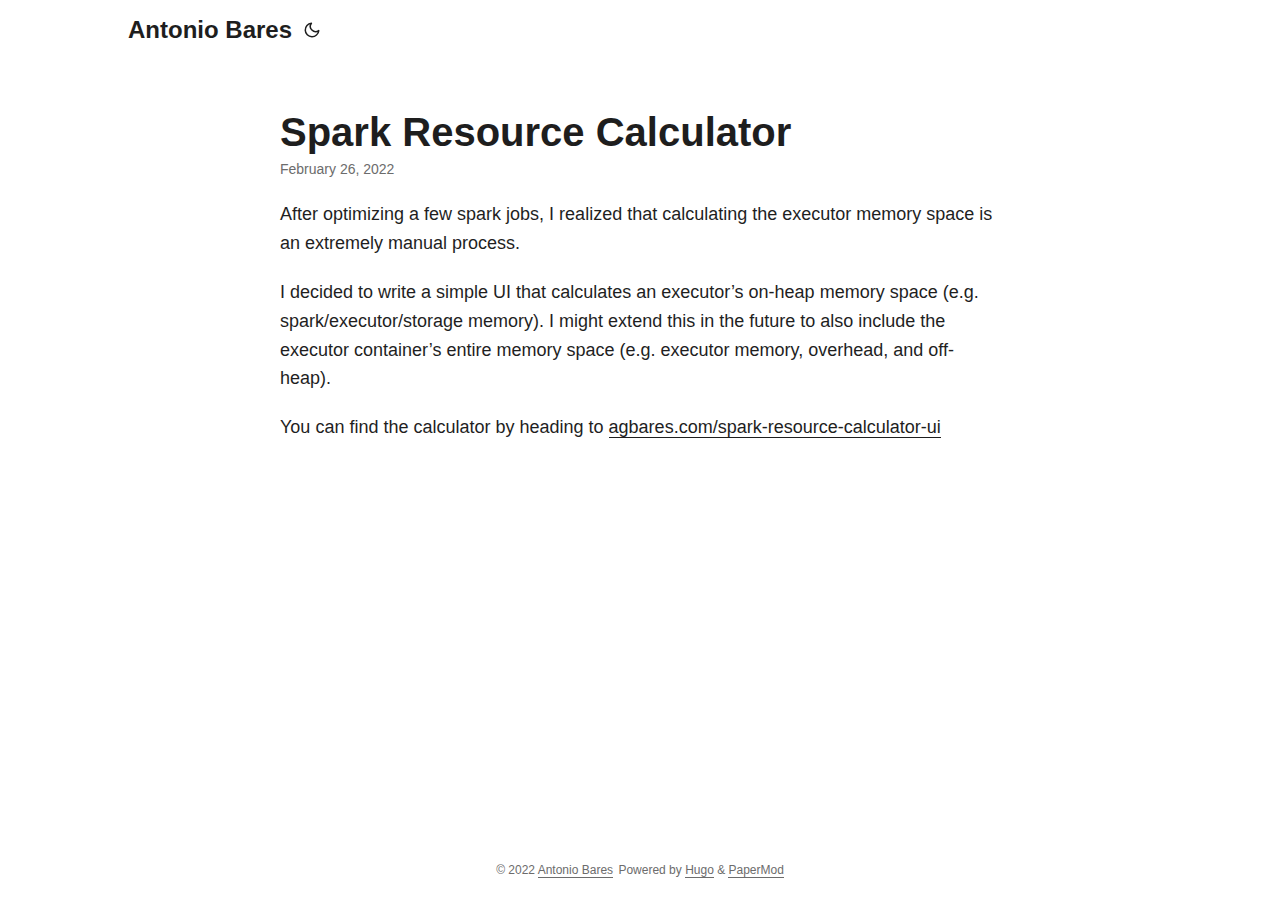
<file: blog/spark-resource-calculator/index.html>
<!DOCTYPE html>
<html lang="en" dir="auto">

<head><meta charset="utf-8">
<meta http-equiv="X-UA-Compatible" content="IE=edge">
<meta name="viewport" content="width=device-width, initial-scale=1, shrink-to-fit=no">
<meta name="robots" content="index, follow">
<title>Spark Resource Calculator | Antonio Bares</title>
<meta name="keywords" content="" />
<meta name="description" content="After optimizing a few spark jobs, I realized that calculating the executor memory space is an extremely manual process.
I decided to write a simple UI that calculates an executor&rsquo;s on-heap memory space (e.g. spark/executor/storage memory). I might extend this in the future to also include the executor container&rsquo;s entire memory space (e.g. executor memory, overhead, and off-heap).
You can find the calculator by heading to agbares.com/spark-resource-calculator-ui">
<meta name="author" content="">
<link rel="canonical" href="https://agbares.com/blog/spark-resource-calculator/" />
<link crossorigin="anonymous" href="/assets/css/stylesheet.min.c88963fe2d79462000fd0fb1b3737783c32855d340583e4523343f8735c787f0.css" integrity="sha256-yIlj/i15RiAA/Q&#43;xs3N3g8MoVdNAWD5FIzQ/hzXHh/A=" rel="preload stylesheet" as="style">
<script defer crossorigin="anonymous" src="/assets/js/highlight.min.7680afc38aa6b15ddf158a4f3780b7b1f7dde7e91d26f073e6229bb7a0793c92.js" integrity="sha256-doCvw4qmsV3fFYpPN4C3sffd5&#43;kdJvBz5iKbt6B5PJI="
    onload="hljs.initHighlightingOnLoad();"></script>
<link rel="icon" href="https://agbares.com/favicon.ico">
<link rel="icon" type="image/png" sizes="16x16" href="https://agbares.com/favicon-16x16.png">
<link rel="icon" type="image/png" sizes="32x32" href="https://agbares.com/favicon-32x32.png">
<link rel="apple-touch-icon" href="https://agbares.com/apple-touch-icon.png">
<link rel="mask-icon" href="https://agbares.com/safari-pinned-tab.svg">
<meta name="theme-color" content="#2e2e33">
<meta name="msapplication-TileColor" content="#2e2e33">
<meta name="generator" content="Hugo 0.92.1" />
<noscript>
    <style>
        #theme-toggle,
        .top-link {
            display: none;
        }

    </style>
    <style>
        @media (prefers-color-scheme: dark) {
            :root {
                --theme: rgb(29, 30, 32);
                --entry: rgb(46, 46, 51);
                --primary: rgb(218, 218, 219);
                --secondary: rgb(155, 156, 157);
                --tertiary: rgb(65, 66, 68);
                --content: rgb(196, 196, 197);
                --hljs-bg: rgb(46, 46, 51);
                --code-bg: rgb(55, 56, 62);
                --border: rgb(51, 51, 51);
            }

            .list {
                background: var(--theme);
            }

            .list:not(.dark)::-webkit-scrollbar-track {
                background: 0 0;
            }

            .list:not(.dark)::-webkit-scrollbar-thumb {
                border-color: var(--theme);
            }
        }

    </style>
</noscript><meta property="og:title" content="Spark Resource Calculator" />
<meta property="og:description" content="After optimizing a few spark jobs, I realized that calculating the executor memory space is an extremely manual process.
I decided to write a simple UI that calculates an executor&rsquo;s on-heap memory space (e.g. spark/executor/storage memory). I might extend this in the future to also include the executor container&rsquo;s entire memory space (e.g. executor memory, overhead, and off-heap).
You can find the calculator by heading to agbares.com/spark-resource-calculator-ui" />
<meta property="og:type" content="article" />
<meta property="og:url" content="https://agbares.com/blog/spark-resource-calculator/" /><meta property="article:section" content="blog" />
<meta property="article:published_time" content="2022-02-26T22:53:30-08:00" />
<meta property="article:modified_time" content="2022-02-26T22:53:30-08:00" />

<meta name="twitter:card" content="summary"/>
<meta name="twitter:title" content="Spark Resource Calculator"/>
<meta name="twitter:description" content="After optimizing a few spark jobs, I realized that calculating the executor memory space is an extremely manual process.
I decided to write a simple UI that calculates an executor&rsquo;s on-heap memory space (e.g. spark/executor/storage memory). I might extend this in the future to also include the executor container&rsquo;s entire memory space (e.g. executor memory, overhead, and off-heap).
You can find the calculator by heading to agbares.com/spark-resource-calculator-ui"/>


<script type="application/ld+json">
{
  "@context": "https://schema.org",
  "@type": "BreadcrumbList",
  "itemListElement": [, 
    {
      "@type": "ListItem",
      "position":  2 ,
      "name": "Blogs",
      "item": "https://agbares.com/blog/"
    }, 
    {
      "@type": "ListItem",
      "position":  3 ,
      "name": "Spark Resource Calculator",
      "item": "https://agbares.com/blog/spark-resource-calculator/"
    }
  ]
}
</script>
<script type="application/ld+json">
{
  "@context": "https://schema.org",
  "@type": "BlogPosting",
  "headline": "Spark Resource Calculator",
  "name": "Spark Resource Calculator",
  "description": "After optimizing a few spark jobs, I realized that calculating the executor memory space is an extremely manual process.\nI decided to write a simple UI that calculates an executor\u0026rsquo;s on-heap memory space (e.g. spark/executor/storage memory). I might extend this in the future to also include the executor container\u0026rsquo;s entire memory space (e.g. executor memory, overhead, and off-heap).\nYou can find the calculator by heading to agbares.com/spark-resource-calculator-ui",
  "keywords": [
    
  ],
  "articleBody": "After optimizing a few spark jobs, I realized that calculating the executor memory space is an extremely manual process.\nI decided to write a simple UI that calculates an executor’s on-heap memory space (e.g. spark/executor/storage memory). I might extend this in the future to also include the executor container’s entire memory space (e.g. executor memory, overhead, and off-heap).\nYou can find the calculator by heading to agbares.com/spark-resource-calculator-ui\n",
  "wordCount" : "67",
  "inLanguage": "en",
  "datePublished": "2022-02-26T22:53:30-08:00",
  "dateModified": "2022-02-26T22:53:30-08:00",
  "mainEntityOfPage": {
    "@type": "WebPage",
    "@id": "https://agbares.com/blog/spark-resource-calculator/"
  },
  "publisher": {
    "@type": "Organization",
    "name": "Antonio Bares",
    "logo": {
      "@type": "ImageObject",
      "url": "https://agbares.com/favicon.ico"
    }
  }
}
</script>
</head>

<body class="" id="top">
<script>
    if (localStorage.getItem("pref-theme") === "dark") {
        document.body.classList.add('dark');
    } else if (localStorage.getItem("pref-theme") === "light") {
        document.body.classList.remove('dark')
    } else if (window.matchMedia('(prefers-color-scheme: dark)').matches) {
        document.body.classList.add('dark');
    }

</script>

<header class="header">
    <nav class="nav">
        <div class="logo">
            <a href="https://agbares.com" accesskey="h" title="Antonio Bares (Alt + H)">Antonio Bares</a>
            <span class="logo-switches">
                <button id="theme-toggle" accesskey="t" title="(Alt + T)">
                    <svg id="moon" xmlns="http://www.w3.org/2000/svg" width="24" height="24" viewBox="0 0 24 24"
                        fill="none" stroke="currentColor" stroke-width="2" stroke-linecap="round"
                        stroke-linejoin="round">
                        <path d="M21 12.79A9 9 0 1 1 11.21 3 7 7 0 0 0 21 12.79z"></path>
                    </svg>
                    <svg id="sun" xmlns="http://www.w3.org/2000/svg" width="24" height="24" viewBox="0 0 24 24"
                        fill="none" stroke="currentColor" stroke-width="2" stroke-linecap="round"
                        stroke-linejoin="round">
                        <circle cx="12" cy="12" r="5"></circle>
                        <line x1="12" y1="1" x2="12" y2="3"></line>
                        <line x1="12" y1="21" x2="12" y2="23"></line>
                        <line x1="4.22" y1="4.22" x2="5.64" y2="5.64"></line>
                        <line x1="18.36" y1="18.36" x2="19.78" y2="19.78"></line>
                        <line x1="1" y1="12" x2="3" y2="12"></line>
                        <line x1="21" y1="12" x2="23" y2="12"></line>
                        <line x1="4.22" y1="19.78" x2="5.64" y2="18.36"></line>
                        <line x1="18.36" y1="5.64" x2="19.78" y2="4.22"></line>
                    </svg>
                </button>
            </span>
        </div>
        <ul id="menu">
        </ul>
    </nav>
</header>
<main class="main">

<article class="post-single">
  <header class="post-header">
    
    <h1 class="post-title">
      Spark Resource Calculator
    </h1>
    <div class="post-meta"><span title='2022-02-26 22:53:30 -0800 PST'>February 26, 2022</span>

</div>
  </header> 
  <div class="post-content"><p>After optimizing a few spark jobs, I realized that calculating the executor memory space is an extremely manual process.</p>
<p>I decided to write a simple UI that calculates an executor&rsquo;s on-heap memory space (e.g. spark/executor/storage memory). I might extend this in the future to also include the executor container&rsquo;s entire memory space (e.g. executor memory, overhead, and off-heap).</p>
<p>You can find the calculator by heading to <a href="https://agbares.com/spark-resource-calculator-ui">agbares.com/spark-resource-calculator-ui</a></p>


  </div>

  <footer class="post-footer">
  </footer>
</article>
    </main>
    
<footer class="footer">
    <span>&copy; 2022 <a href="https://agbares.com">Antonio Bares</a></span>
    <span>
        Powered by
        <a href="https://gohugo.io/" rel="noopener noreferrer" target="_blank">Hugo</a> &
        <a href="https://git.io/hugopapermod" rel="noopener" target="_blank">PaperMod</a>
    </span>
</footer>
<a href="#top" aria-label="go to top" title="Go to Top (Alt + G)" class="top-link" id="top-link" accesskey="g">
    <svg xmlns="http://www.w3.org/2000/svg" viewBox="0 0 12 6" fill="currentColor">
        <path d="M12 6H0l6-6z" />
    </svg>
</a>

<script>
    let menu = document.getElementById('menu')
    if (menu) {
        menu.scrollLeft = localStorage.getItem("menu-scroll-position");
        menu.onscroll = function () {
            localStorage.setItem("menu-scroll-position", menu.scrollLeft);
        }
    }

    document.querySelectorAll('a[href^="#"]').forEach(anchor => {
        anchor.addEventListener("click", function (e) {
            e.preventDefault();
            var id = this.getAttribute("href").substr(1);
            if (!window.matchMedia('(prefers-reduced-motion: reduce)').matches) {
                document.querySelector(`[id='${decodeURIComponent(id)}']`).scrollIntoView({
                    behavior: "smooth"
                });
            } else {
                document.querySelector(`[id='${decodeURIComponent(id)}']`).scrollIntoView();
            }
            if (id === "top") {
                history.replaceState(null, null, " ");
            } else {
                history.pushState(null, null, `#${id}`);
            }
        });
    });

</script>
<script>
    var mybutton = document.getElementById("top-link");
    window.onscroll = function () {
        if (document.body.scrollTop > 800 || document.documentElement.scrollTop > 800) {
            mybutton.style.visibility = "visible";
            mybutton.style.opacity = "1";
        } else {
            mybutton.style.visibility = "hidden";
            mybutton.style.opacity = "0";
        }
    };

</script>
<script>
    document.getElementById("theme-toggle").addEventListener("click", () => {
        if (document.body.className.includes("dark")) {
            document.body.classList.remove('dark');
            localStorage.setItem("pref-theme", 'light');
        } else {
            document.body.classList.add('dark');
            localStorage.setItem("pref-theme", 'dark');
        }
    })

</script>
</body>

</html>
</file>
<file: assets/css/stylesheet.min.c88963fe2d79462000fd0fb1b3737783c32855d340583e4523343f8735c787f0.css>
:root{--gap:24px;--content-gap:20px;--nav-width:1024px;--main-width:720px;--header-height:60px;--footer-height:60px;--radius:8px;--theme:rgb(255, 255, 255);--entry:rgb(255, 255, 255);--primary:rgb(30, 30, 30);--secondary:rgb(108, 108, 108);--tertiary:rgb(214, 214, 214);--content:rgb(31, 31, 31);--hljs-bg:rgb(28, 29, 33);--code-bg:rgb(245, 245, 245);--border:rgb(238, 238, 238)}.dark{--theme:rgb(29, 30, 32);--entry:rgb(46, 46, 51);--primary:rgb(218, 218, 219);--secondary:rgb(155, 156, 157);--tertiary:rgb(65, 66, 68);--content:rgb(196, 196, 197);--hljs-bg:rgb(46, 46, 51);--code-bg:rgb(55, 56, 62);--border:rgb(51, 51, 51)}.list{background:var(--code-bg)}.dark.list{background:var(--theme)}*,::after,::before{box-sizing:border-box}html{-webkit-tap-highlight-color:transparent;overflow-y:scroll}a,button,body,h1,h2,h3,h4,h5,h6{color:var(--primary)}body{font-family:-apple-system,BlinkMacSystemFont,segoe ui,Roboto,Oxygen,Ubuntu,Cantarell,open sans,helvetica neue,sans-serif;font-size:18px;line-height:1.6;word-break:break-word;background:var(--theme)}article,aside,figcaption,figure,footer,header,hgroup,main,nav,section,table{display:block}h1,h2,h3,h4,h5,h6{line-height:1.2}h1,h2,h3,h4,h5,h6,p{margin-top:0;margin-bottom:0}ul{padding:0}a{text-decoration:none}body,figure,ul{margin:0}table{width:100%;border-collapse:collapse;border-spacing:0;overflow-x:auto;word-break:keep-all}button,input,textarea{padding:0;font:inherit;background:0 0;border:0}input,textarea{outline:0}button,input[type=button],input[type=submit]{cursor:pointer}input:-webkit-autofill,textarea:-webkit-autofill{box-shadow:0 0 0 50px var(--theme)inset}img{display:block;max-width:100%}::-webkit-scrollbar-track{background:0 0}.list:not(.dark)::-webkit-scrollbar-track{background:var(--code-bg)}::-webkit-scrollbar-thumb{background:var(--tertiary);border:5px solid var(--theme);border-radius:var(--radius)}.list:not(.dark)::-webkit-scrollbar-thumb{border:5px solid var(--code-bg)}::-webkit-scrollbar-thumb:hover{background:var(--secondary)}.not-found{position:absolute;left:0;right:0;display:flex;align-items:center;justify-content:center;height:80%;font-size:160px;font-weight:700}.archive-posts{width:100%;font-size:16px}.archive-year{margin-top:40px}.archive-year:not(:last-of-type){border-bottom:2px solid var(--border)}.archive-month{display:flex;align-items:flex-start;padding:10px 0}.archive-month-header{margin:25px 0;width:200px}.archive-month:not(:last-of-type){border-bottom:1px solid var(--border)}.archive-entry{position:relative;padding:5px;margin:10px 0}.archive-entry-title{margin:5px 0;font-weight:400}.archive-count,.archive-meta{color:var(--secondary);font-size:14px}.footer,.top-link{font-size:12px;color:var(--secondary)}.footer{max-width:calc(var(--main-width) + var(--gap) * 2);margin:auto;padding:calc((var(--footer-height) - var(--gap))/2)var(--gap);text-align:center;line-height:24px}.footer span{margin-inline-start:1px;margin-inline-end:1px}.footer span:last-child{white-space:nowrap}.footer a{color:inherit;border-bottom:1px solid var(--secondary)}.footer a:hover{border-bottom:1px solid var(--primary)}.top-link{visibility:hidden;position:fixed;bottom:60px;right:30px;z-index:99;background:var(--tertiary);width:42px;height:42px;padding:12px;border-radius:64px;transition:visibility .5s,opacity .8s linear}.top-link,.top-link svg{filter:drop-shadow(0 0 0 var(--theme))}.footer a:hover,.top-link:hover{color:var(--primary)}.top-link:focus,#theme-toggle:focus{outline:0}.nav{display:flex;flex-wrap:wrap;justify-content:space-between;max-width:calc(var(--nav-width) + var(--gap) * 2);margin-inline-start:auto;margin-inline-end:auto;line-height:var(--header-height)}.nav a{display:block}.logo,#menu{display:flex;margin:auto var(--gap)}.logo{flex-wrap:inherit}.logo a{font-size:24px;font-weight:700}.logo a img{display:inline;vertical-align:middle;pointer-events:none;transform:translate(0,-10%);border-radius:6px;margin-inline-end:8px}#theme-toggle svg{height:18px}button#theme-toggle{font-size:26px;margin:auto 4px}body.dark #moon{vertical-align:middle;display:none}body:not(.dark) #sun{display:none}#menu{list-style:none;word-break:keep-all;overflow-x:auto;white-space:nowrap}#menu li+li{margin-inline-start:var(--gap)}#menu a{font-size:16px}#menu .active{font-weight:500;border-bottom:2px solid}.lang-switch li,.lang-switch ul,.logo-switches{display:inline-flex;margin:auto 4px}.lang-switch{display:flex;flex-wrap:inherit}.lang-switch a{margin:auto 3px;font-size:16px;font-weight:500}.logo-switches{flex-wrap:inherit}.main{position:relative;min-height:calc(100vh - var(--header-height) - var(--footer-height));max-width:calc(var(--main-width) + var(--gap) * 2);margin:auto;padding:var(--gap)}.page-header h1{font-size:40px}.pagination{display:flex}.pagination a{color:var(--theme);font-size:13px;line-height:36px;background:var(--primary);border-radius:calc(36px/2);padding:0 16px}.pagination .next{margin-inline-start:auto}.social-icons{padding:12px 0}.social-icons a:not(:last-of-type){margin-inline-end:12px}.social-icons a svg{height:26px;width:26px}code{direction:ltr}div.highlight,pre{position:relative}.copy-code{display:none;position:absolute;top:4px;right:4px;color:rgba(255,255,255,.8);background:rgba(78,78,78,.8);border-radius:var(--radius);padding:0 5px;font-size:14px;user-select:none}div.highlight:hover .copy-code,pre:hover .copy-code{display:block}.first-entry{position:relative;display:flex;flex-direction:column;justify-content:center;min-height:320px;margin:var(--gap)0 calc(var(--gap) * 2)}.first-entry .entry-header{overflow:hidden;display:-webkit-box;-webkit-box-orient:vertical;-webkit-line-clamp:3}.first-entry .entry-header h1{font-size:34px;line-height:1.3}.first-entry .entry-content{margin:14px 0;font-size:16px;-webkit-line-clamp:3}.first-entry .entry-footer{font-size:14px}.home-info .entry-content{-webkit-line-clamp:unset}.post-entry{position:relative;margin-bottom:var(--gap);padding:var(--gap);background:var(--entry);border-radius:var(--radius);transition:transform .1s;border:1px solid var(--border)}.post-entry:active{transform:scale(.96)}.tag-entry .entry-cover{display:none}.entry-header h2{font-size:24px;line-height:1.3}.entry-content{margin:8px 0;color:var(--secondary);font-size:14px;line-height:1.6;overflow:hidden;display:-webkit-box;-webkit-box-orient:vertical;-webkit-line-clamp:2}.entry-footer{color:var(--secondary);font-size:13px}.entry-link{position:absolute;left:0;right:0;top:0;bottom:0}.entry-cover,.entry-isdraft{font-size:14px;color:var(--secondary)}.entry-cover{margin-bottom:var(--gap);text-align:center}.entry-cover img{border-radius:var(--radius);pointer-events:none;width:100%;height:auto}.entry-cover a{color:var(--secondary);box-shadow:0 1px 0 var(--primary)}.page-header,.post-header{margin:24px auto var(--content-gap)}.post-title{margin-bottom:2px;font-size:40px}.post-description{margin-top:10px;margin-bottom:5px}.post-meta,.breadcrumbs{color:var(--secondary);font-size:14px;display:flex;flex-wrap:wrap}.post-meta .i18n_list li{display:inline-flex;list-style:none;margin:auto 3px;box-shadow:0 1px 0 var(--secondary)}.breadcrumbs a{font-size:16px}.post-content{color:var(--content)}.post-content h3,.post-content h4,.post-content h5,.post-content h6{margin:24px 0 16px}.post-content h1{margin:40px auto 32px;font-size:40px}.post-content h2{margin:32px auto 24px;font-size:32px}.post-content h3{font-size:24px}.post-content h4{font-size:16px}.post-content h5{font-size:14px}.post-content h6{font-size:12px}.post-content a,.toc a:hover{box-shadow:0 1px}.post-content a code{margin:auto 0;border-radius:0;box-shadow:0 -1px 0 var(--primary)inset}.post-content del{text-decoration:none;background:linear-gradient(to right,var(--primary) 100%,transparent 0)0/1px 1px repeat-x}.post-content dl,.post-content ol,.post-content p,.post-content figure,.post-content ul{margin-bottom:var(--content-gap)}.post-content ol,.post-content ul{padding-inline-start:20px}.post-content li{margin-top:5px}.post-content li p{margin-bottom:0}.post-content dl{display:flex;flex-wrap:wrap;margin:0}.post-content dt{width:25%;font-weight:700}.post-content dd{width:75%;margin-inline-start:0;padding-inline-start:10px}.post-content dd~dd,.post-content dt~dt{margin-top:10px}.post-content table{margin-bottom:32px}.post-content table th,.post-content table:not(.highlighttable,.highlight table,.gist .highlight) td{min-width:80px;padding:12px 8px;line-height:1.5;border-bottom:1px solid var(--border)}.post-content table th{font-size:14px;text-align:start}.post-content table:not(.highlighttable) td code:only-child{margin:auto 0}.post-content .highlight table{border-radius:var(--radius)}.post-content .highlight:not(table),.post-content pre{margin:10px auto;background:var(--hljs-bg)!important;border-radius:var(--radius)}.post-content li>.highlight{margin-inline-end:0}.post-content ul pre{margin-inline-start:calc(var(--gap) * -2)}.post-content .highlight pre{margin:0}.post-content .highlighttable{table-layout:fixed}.post-content .highlighttable td:first-child{width:40px}.post-content .highlighttable td .linenodiv{padding-inline-end:0!important}.post-content .highlighttable td .highlight,.post-content .highlighttable td .linenodiv pre{margin-bottom:0}.post-content .highlighttable td .highlight pre code::-webkit-scrollbar{display:none}.post-content code{margin:auto 4px;padding:4px 6px;font-size:.78em;line-height:1.5;background:var(--code-bg);border-radius:2px}.post-content pre code{display:block;margin:auto 0;padding:10px;color:#d5d5d6;background:0 0;border-radius:0;overflow-x:auto;word-break:break-all}.post-content blockquote{margin:20px 0;padding:0 14px;border-inline-start:3px solid var(--primary)}.post-content hr{margin:30px 0;height:2px;background:var(--tertiary);border-top:0;border-bottom:0}.post-content iframe{max-width:100%}.post-content img{border-radius:4px;margin:1rem 0}.post-content img[src*="#center"]{margin:1rem auto}.post-content figure.align-center{text-align:center}.post-content figure>figcaption{color:var(--primary);font-size:16px;font-weight:700;margin:8px 0 16px}.post-content figure>figcaption>p{color:var(--secondary);font-size:14px;font-weight:400}.toc{margin:0 2px 40px;border:1px solid var(--border);background:var(--code-bg);border-radius:var(--radius);padding:.4em}.dark .toc{background:var(--entry)}.toc details summary{cursor:zoom-in;margin-inline-start:20px}.toc details[open] summary{cursor:zoom-out}.toc .details{display:inline;font-weight:500}.toc .inner{margin:0 20px;padding:10px 20px}.toc li ul{margin-inline-start:var(--gap)}.toc summary:focus{outline:0}.post-footer{margin-top:56px}.post-tags li{display:inline-block;margin-inline-end:3px;margin-bottom:5px}.post-tags a,.share-buttons,.paginav{border-radius:var(--radius);background:var(--code-bg);border:1px solid var(--border)}.post-tags a{display:block;padding-inline-start:14px;padding-inline-end:14px;color:var(--secondary);font-size:14px;line-height:34px;background:var(--code-bg)}.post-tags a:hover,.paginav a:hover{background:var(--border)}.share-buttons{margin:14px 0;padding-inline-start:var(--radius);display:flex;justify-content:center;overflow-x:auto}.share-buttons a{margin-top:10px}.share-buttons a:not(:last-of-type){margin-inline-end:12px}.share-buttons a svg{height:30px;width:30px;fill:currentColor;transition:transform .1s}.share-buttons svg:active{transform:scale(.96)}h1:hover .anchor,h2:hover .anchor,h3:hover .anchor,h4:hover .anchor,h5:hover .anchor,h6:hover .anchor{display:inline-flex;color:var(--secondary);margin-inline-start:8px;font-weight:500;user-select:none}.post-content :not(table) ::-webkit-scrollbar-thumb{border:2px solid var(--hljs-bg);background:#717175}.post-content :not(table) ::-webkit-scrollbar-thumb:hover{background:#a3a3a5}.gist table::-webkit-scrollbar-thumb{border:2px solid #fff;background:#adadad}.gist table::-webkit-scrollbar-thumb:hover{background:#707070}.post-content table::-webkit-scrollbar-thumb{border-width:2px}.paginav{margin:10px 0;display:flex;line-height:30px;border-radius:var(--radius)}.paginav a{padding-inline-start:14px;padding-inline-end:14px;border-radius:var(--radius)}.paginav .title{letter-spacing:1px;text-transform:uppercase;font-size:small;color:var(--secondary)}.paginav .prev,.paginav .next{width:50%}.paginav span:hover:not(.title){box-shadow:0 1px}.paginav .next{margin-inline-start:auto;text-align:right}[dir=rtl] .paginav .next{text-align:left}.buttons,.main .profile{display:flex;justify-content:center}.main .profile{align-items:center;min-height:calc(100vh - var(--header-height) - var(--footer-height) - (var(--gap) * 2));text-align:center}.profile .profile_inner h1{padding:12px 0}.profile img{display:inline-table;border-radius:50%;pointer-events:none}.buttons{flex-wrap:wrap;max-width:400px;margin:0 auto}.button{background:var(--tertiary);border-radius:var(--radius);margin:8px;padding:6px;transition:transform .1s}.button-inner{padding:0 8px}.button:active{transform:scale(.96)}#searchbox input{padding:4px 10px;width:100%;color:var(--primary);font-weight:700;border:2px solid var(--tertiary);border-radius:var(--radius)}#searchbox input:focus{border-color:var(--secondary)}#searchResults li{list-style:none;border-radius:var(--radius);padding:10px;margin:10px 0;position:relative;font-weight:500}#searchResults{margin:10px 0;width:100%}#searchResults li:active{transition:transform .1s;transform:scale(.98)}#searchResults a{position:absolute;width:100%;height:100%;top:0;left:0;outline:none}#searchResults .focus{transform:scale(.98);border:2px solid var(--tertiary)}.terms-tags li{display:inline-block;margin:10px;font-weight:500}.terms-tags a{display:block;padding:3px 10px;background:var(--tertiary);border-radius:6px;transition:transform .1s}.terms-tags a:active{background:var(--tertiary);transform:scale(.96)}.hljs-comment,.hljs-quote{color:#b6b18b}.hljs-deletion,.hljs-name,.hljs-regexp,.hljs-selector-class,.hljs-selector-id,.hljs-tag,.hljs-template-variable,.hljs-variable{color:#eb3c54}.hljs-built_in,.hljs-builtin-name,.hljs-link,.hljs-literal,.hljs-meta,.hljs-number,.hljs-params,.hljs-type{color:#e7ce56}.hljs-attribute{color:#ee7c2b}.hljs-addition,.hljs-bullet,.hljs-string,.hljs-symbol{color:#4fb4d7}.hljs-section,.hljs-title{color:#78bb65}.hljs-keyword,.hljs-selector-tag{color:#b45ea4}.hljs{display:block;overflow-x:auto;background:#1c1d21;color:#c0c5ce;padding:.5em}.hljs-emphasis{font-style:italic}.hljs-strong{font-weight:700}@media screen and (max-width:768px){:root{--gap:14px}.profile img{transform:scale(.85)}.first-entry{min-height:260px}.archive-month{flex-direction:column}.archive-year{margin-top:20px}.footer{padding:calc((var(--footer-height) - var(--gap) - 10px)/2)var(--gap)}}@media screen and (min-width:768px){::-webkit-scrollbar{width:19px;height:11px}}@media screen and (max-width:900px){.list .top-link{transform:translateY(-5rem)}}@media(prefers-reduced-motion){.terms-tags a:active,.button:active,.share-buttons svg:active,.post-entry:active,.top-link,#searchResults .focus,#searchResults li:active{transform:none}}
</file>
